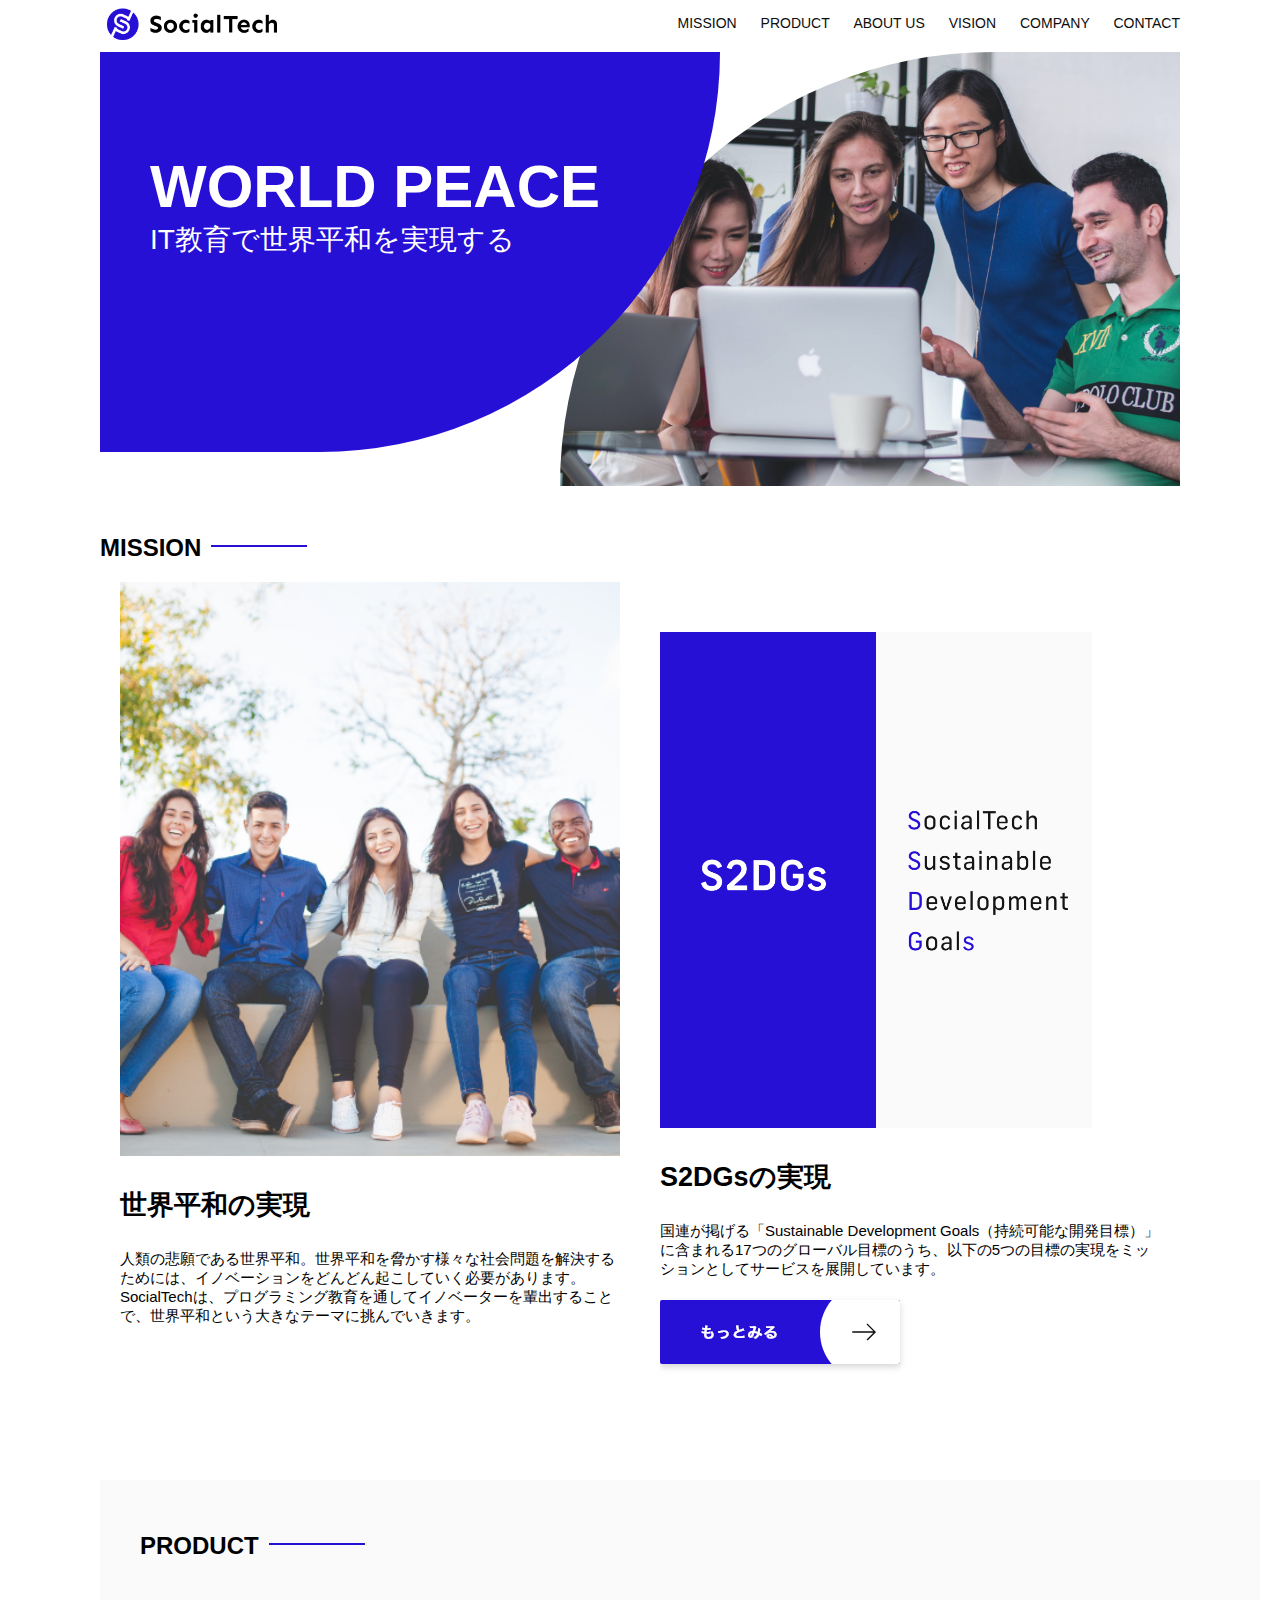
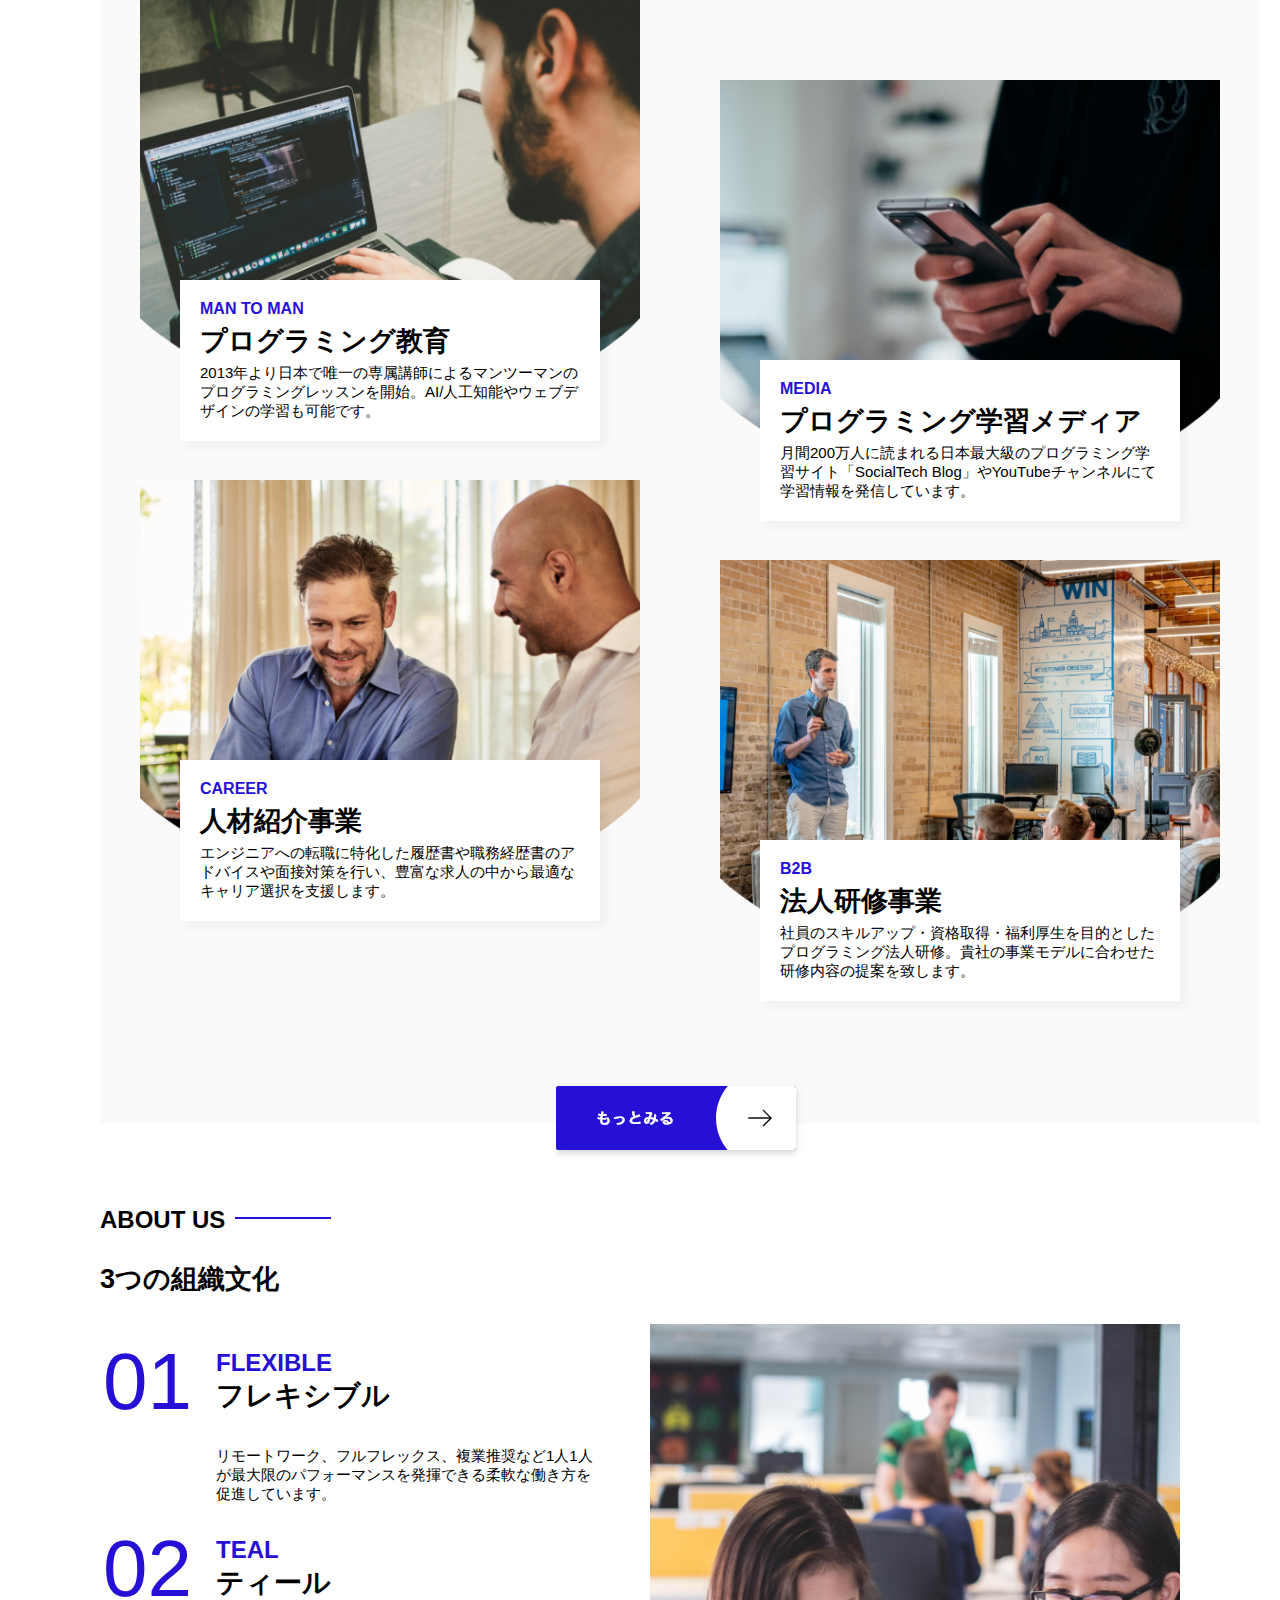
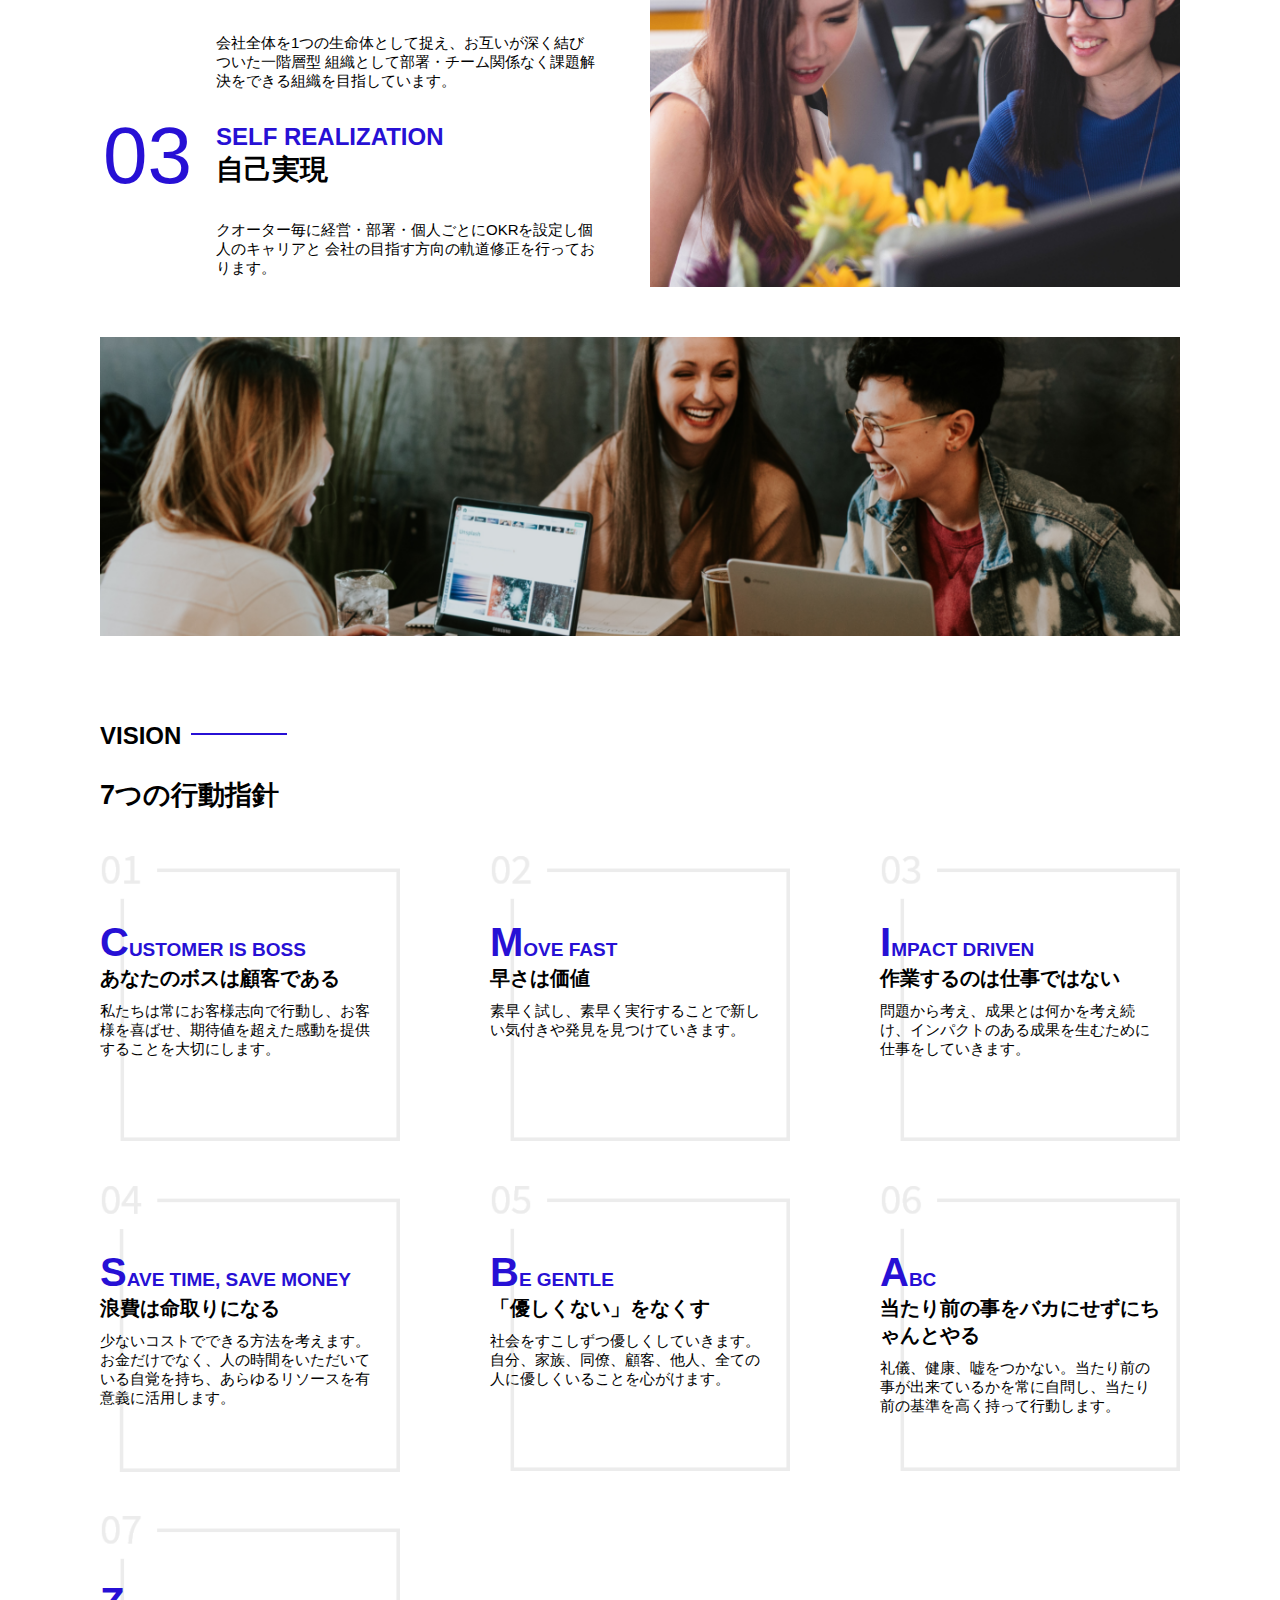
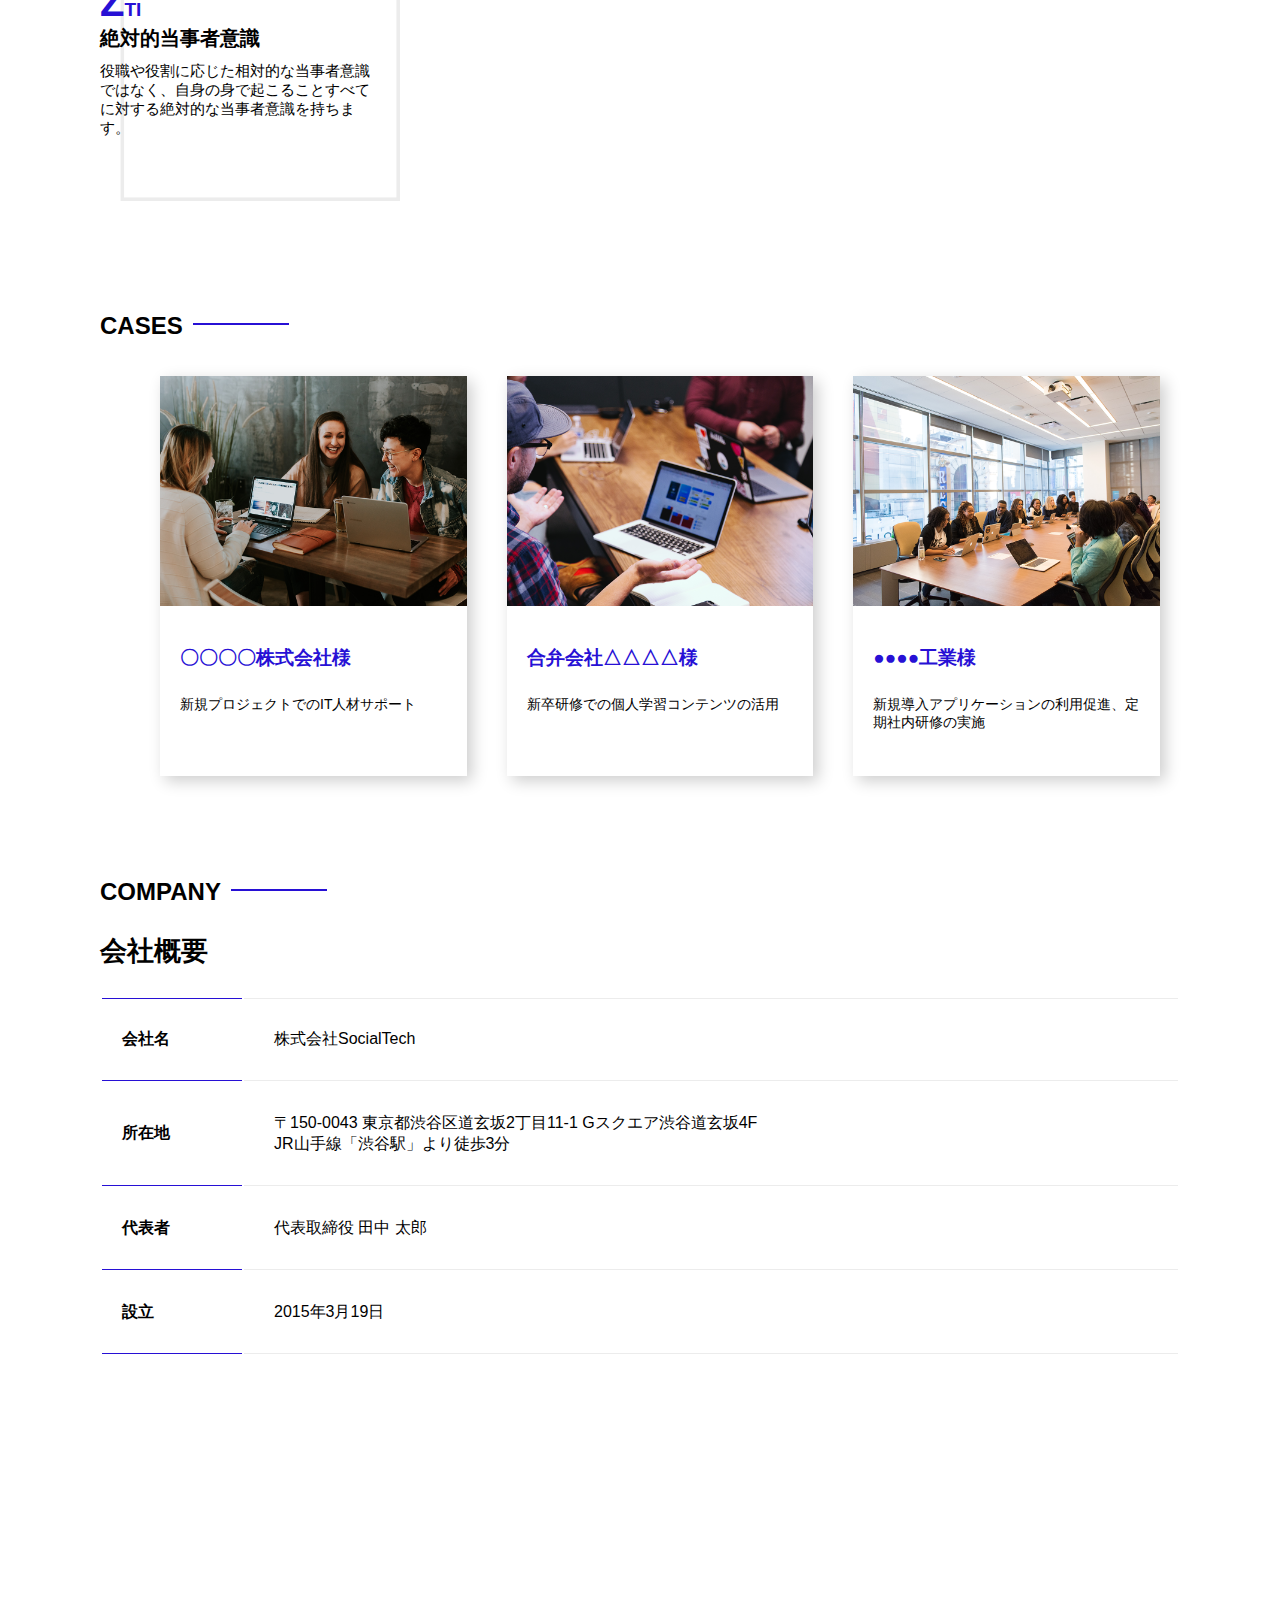
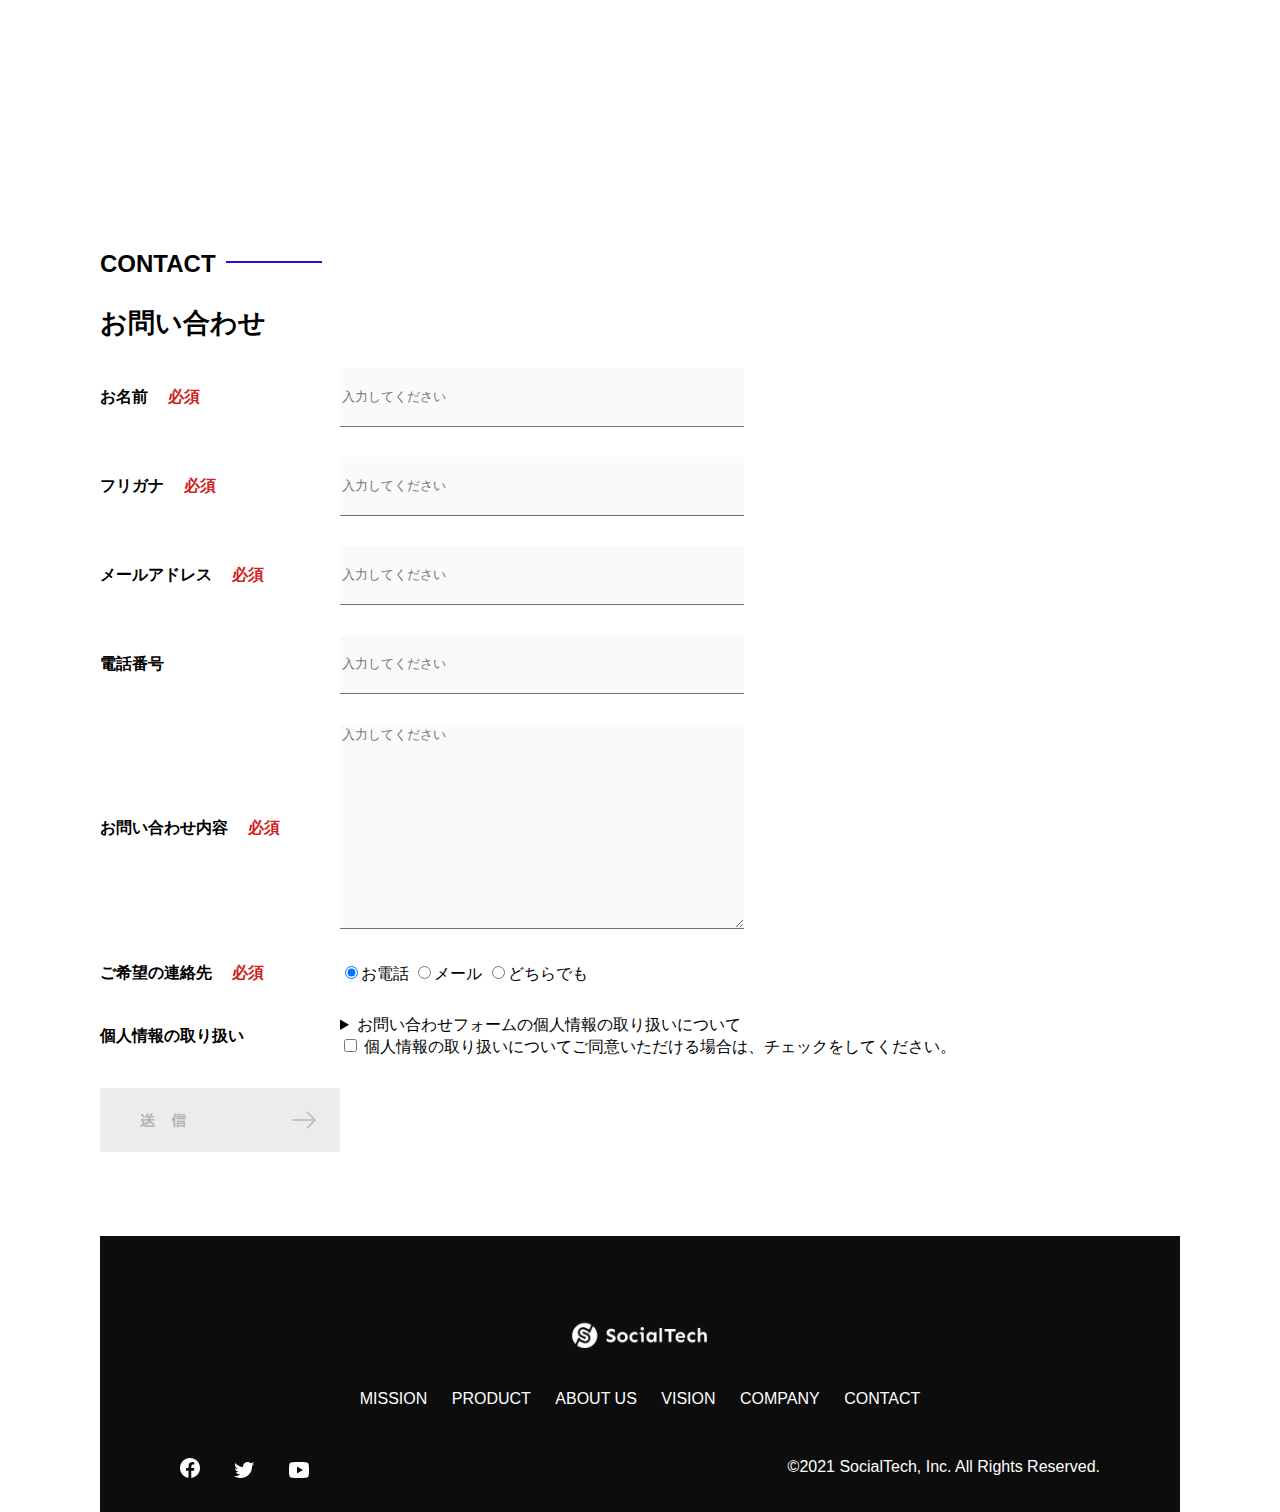
<file: kadai_012/index.html>
<!DOCTYPE html>
<html>
  <head>
    <title>SocialTech</title>
    <meta charset="UTF-8" />
    <meta
      name="description"
      content="SocialTechはEdTech業界のリーディングカンパニーを目指します。"
    />
    <meta name="viewport" content="width=device-width, initial-scale=1.0" />
    <link rel="stylesheet" href="style.css" />
  </head>
  <body>
    <!-- ヘッダー -->
    <header>
      <!-- ロゴ -->
      <a href="index.html" id="logo"
        ><img src="images/logo.png" alt="トップページに戻る"
      /></a>

      <!-- PC用ナビゲーション -->
      <nav id="nav-pc">
        <a href="mission.html">MISSION</a>
        <a href="product.html">PRODUCT</a>
        <a href="index.html#aboutus">ABOUT US</a>
        <a href="index.html#vision">VISION</a>
        <a href="index.html#company">COMPANY</a>
        <a href="index.html#contact">CONTACT</a>
      </nav>
    </header>
    <main>
      <article>
        <!-- メインビジュアル -->
        <section id="main-visual">
          <div id="main-message">
            <h1>WORLD PEACE</h1>
            <p>IT教育で世界平和を実現する</p>
          </div>
          <img
            src="images/index/index-main.png"
            alt="PCの周りに集まる多国籍の仲間たち"
          />
        </section>
        <!--ミッション-->
        <section id="mission">
          <h2 class="index-h2">MISSION</h2>
          <div id="mission-flex">
            <div>
              <img
                id="mission-photo"
                src="images/index/index-mission.png"
                alt="屋外のベンチで写真を撮影する多国籍の仲間たち"
              />
              <h3>世界平和の実現</h3>
              <p>
                人類の悲願である世界平和。世界平和を脅かす様々な社会問題を解決するためには、イノベーションをどんどん起こしていく必要があります。SocialTechは、プログラミング教育を通してイノベーターを輩出することで、世界平和という大きなテーマに挑んでいきます。
              </p>
            </div>
            <div>
              <img id="s2dgs" src="images/index/s2dgs.png" alt="S2DGs" />
              <h3>S2DGsの実現</h3>
              <p>
                国連が掲げる「Sustainable Development
                Goals（持続可能な開発目標）」に含まれる17つのグローバル目標のうち、以下の5つの目標の実現をミッションとしてサービスを展開しています。
              </p>
              <a href="mission.html">
                <img src="images/button-more.png" alt="もっとみる" />
              </a>
            </div>
          </div>
        </section>
        <!-- プロダクト -->
        <section id="product">
          <h2 class="index-h2">PRODUCT</h2>
          <div>
            <div id="product-left">
              <div>
                <img
                  class="product-photo"
                  src="images/index/index-mantoman.png"
                  alt="PCでコードを書く男性"
                />
                <div class="product-explain">
                  <span>MAN TO MAN</span>
                  <h3>プログラミング教育</h3>
                  <p>
                    2013年より日本で唯一の専属講師によるマンツーマンのプログラミングレッスンを開始。AI/人工知能やウェブデザインの学習も可能です。
                  </p>
                </div>
              </div>
              <div>
                <img
                  class="product-photo"
                  src="images/index/index-career.png"
                  alt="笑顔で話し合う2人の男性"
                />
                <div class="product-explain">
                  <span>CAREER</span>
                  <h3>人材紹介事業</h3>
                  <p>
                    エンジニアへの転職に特化した履歴書や職務経歴書のアドバイスや面接対策を行い、豊富な求人の中から最適なキャリア選択を支援します。
                  </p>
                </div>
              </div>
            </div>
            <div id="product-right">
              <div>
                <img
                  class="product-photo"
                  src="images/index/index-media.png"
                  alt="スマートフォンを操作する人"
                />
                <div class="product-explain">
                  <span>MEDIA</span>
                  <h3>プログラミング学習メディア</h3>
                  <p>
                    月間200万人に読まれる日本最大級のプログラミング学習サイト「SocialTech
                    Blog」やYouTubeチャンネルにて学習情報を発信しています。
                  </p>
                </div>
              </div>
              <div>
                <img
                  class="product-photo"
                  src="images/index/index-b2b.png"
                  alt="講演中の男性とそれを聴く人々"
                />
                <div class="product-explain">
                  <span>B2B</span>
                  <h3>法人研修事業</h3>
                  <p>
                    社員のスキルアップ・資格取得・福利厚生を目的としたプログラミング法人研修。貴社の事業モデルに合わせた研修内容の提案を致します。
                  </p>
                </div>
              </div>
            </div>
          </div>
          <div>
            <a id="product-more" href="product.html">
              <img src="images/button-more.png" alt="もっとみる" />
            </a>
          </div>
        </section>
        <!---ABOUT US-->
        <section id="aboutus">
          <h2 class="index-h2">ABOUT US</h2>
          <h3>3つの組織文化</h3>
          <div>
            <table class="culture-table">
              <tr>
                <td>
                  <span class="culture-num">01</span>
                </td>
                <td>
                  <span class="culture-en">FLEXIBLE</span>
                  <span class="culture-jp">フレキシブル</span>
                </td>
              </tr>
              <tr>
                <td>
                  <!--空のセル-->
                </td>
                <td>
                  <p class="culture-description">
                    リモートワーク、フルフレックス、複業推奨など1人1人が最大限のパフォーマンスを発揮できる柔軟な働き方を促進しています。
                  </p>
                </td>
              </tr>
              <tr>
                <td>
                  <span class="culture-num">02</span>
                </td>
                <td>
                  <span class="culture-en">TEAL</span>
                  <span class="culture-jp">ティール</span>
                </td>
              </tr>
              <tr>
                <td>
                  <!--空のセル-->
                </td>
                <td>
                  <p class="culture-description">
                    会社全体を1つの生命体として捉え、お互いが深く結びついた一階層型
                    組織として部署・チーム関係なく課題解決をできる組織を目指しています。
                  </p>
                </td>
              </tr>
              <tr>
                <td>
                  <span class="culture-num">03</span>
                </td>
                <td>
                  <span class="culture-en">SELF REALIZATION</span>
                  <span class="culture-jp">自己実現</span>
                </td>
              </tr>
              <tr>
                <td>
                  <!--空のセル-->
                </td>
                <td>
                  <p class="culture-description">
                    クオーター毎に経営・部署・個人ごとにOKRを設定し個人のキャリアと
                    会社の目指す方向の軌道修正を行っております。
                  </p>
                </td>
              </tr>
            </table>
            <img
              class="culture-img"
              src="images/index/index-aboutus1.png"
              alt="笑顔で話し合う2人の女性"
            />
          </div>
          <img
            class="culture-img2"
            src="images/index/index-aboutus2.png"
            alt="笑顔で話し合う3人の男女"
          />
        </section>
        <!-- VISION -->
        <section id="vision">
          <h2 class="index-h2">VISION</h2>
          <h3>7つの行動指針</h3>
          <div>
            <div class="vision-box">
              <img src="images/index/vision-01.png" alt="01" />
              <span>
                <h4>CUSTOMER IS BOSS</h4>
                <h5>あなたのボスは顧客である</h5>
                <p>
                  私たちは常にお客様志向で行動し、お客様を喜ばせ、期待値を超えた感動を提供することを大切にします。
                </p>
              </span>
            </div>
            <div class="vision-box">
              <img src="images/index/vision-02.png" alt="02" />
              <span>
                <h4>MOVE FAST</h4>
                <h5>早さは価値</h5>
                <p>
                  素早く試し、素早く実行することで新しい気付きや発見を見つけていきます。
                </p>
              </span>
            </div>
            <div class="vision-box">
              <img src="images/index/vision-03.png" alt="03" />
              <span>
                <h4>IMPACT DRIVEN</h4>
                <h5>作業するのは仕事ではない</h5>
                <p>
                  問題から考え、成果とは何かを考え続け、インパクトのある成果を生むために仕事をしていきます。
                </p>
              </span>
            </div>
            <div class="vision-box">
              <img src="images/index/vision-04.png" alt="04" />
              <span>
                <h4>SAVE TIME, SAVE MONEY</h4>
                <h5>浪費は命取りになる</h5>
                <p>
                  少ないコストでできる方法を考えます。お金だけでなく、人の時間をいただいている自覚を持ち、あらゆるリソースを有意義に活用します。
                </p>
              </span>
            </div>
            <div class="vision-box">
              <img src="images/index/vision-05.png" alt="05" />
              <span>
                <h4>BE GENTLE</h4>
                <h5>「優しくない」をなくす</h5>
                <p>
                  社会をすこしずつ優しくしていきます。自分、家族、同僚、顧客、他人、全ての人に優しくいることを心がけます。
                </p>
              </span>
            </div>
            <div class="vision-box">
              <img src="images/index/vision-06.png" alt="06" />
              <span>
                <h4>ABC</h4>
                <h5>当たり前の事をバカにせずにちゃんとやる</h5>
                <p>
                  礼儀、健康、嘘をつかない。当たり前の事が出来ているかを常に自問し、当たり前の基準を高く持って行動します。
                </p>
              </span>
            </div>
            <div class="vision-box">
              <img src="images/index/vision-07.png" alt="07" />
              <span>
                <h4>ZTI</h4>
                <h5>絶対的当事者意識</h5>
                <p>
                  役職や役割に応じた相対的な当事者意識ではなく、自身の身で起こることすべてに対する絶対的な当事者意識を持ちます。
                </p>
              </span>
            </div>
          </div>
        </section>
        <!-- CASES -->
        <section id="cases">
          <h2 class="index-h2">CASES</h2>
          <ul>
            <li class="case-card">
              <img
                class="case-img"
                src="images/index/case-1.png"
                alt="仲良く語り合う3人"
              />
              <div class="case-info">
                <h4 class="case-name">〇〇〇〇株式会社様</h4>
                <p class="case-content">新規プロジェクトでのIT人材サポート</p>
              </div>
            </li>
            <li class="case-card">
              <img
                class="case-img"
                src="images/index/case-2.png"
                alt="PCでコンテンツを見る"
              />
              <div class="case-info">
                <h4 class="case-name">合弁会社△△△△様</h4>
                <p class="case-content">新卒研修での個人学習コンテンツの活用</p>
              </div>
            </li>
            <li class="case-card">
              <img
                class="case-img"
                src="images/index/case-3.png"
                alt="社内研修中の会議室"
              />
              <div class="case-info">
                <h4 class="case-name">●●●●工業様</h4>
                <p class="case-content">
                  新規導入アプリケーションの利用促進、定期社内研修の実施
                </p>
              </div>
            </li>
          </ul>
        </section>
        <!-- COMPANY -->
        <section id="company">
          <h2 class="index-h2">COMPANY</h2>
          <h3>会社概要</h3>
          <table id="company-table">
            <tr>
              <th class="tableheader-first">会社名</th>
              <td class="cell-first">株式会社SocialTech</td>
            </tr>
            <tr>
              <th class="tableheader">所在地</th>
              <td class="cell">
                〒150-0043 東京都渋谷区道玄坂2丁目11-1 Gスクエア渋谷道玄坂4F<br />JR山手線「渋谷駅」より徒歩3分
              </td>
            </tr>
            <tr>
              <th class="tableheader">代表者</th>
              <td class="cell">代表取締役 田中 太郎</td>
            </tr>
            <tr>
              <th class="tableheader">設立</th>
              <td class="cell">2015年3月19日</td>
            </tr>
          </table>
          <iframe
            src="https://www.google.com/maps/embed?pb=!1m18!1m12!1m3!1d3241.7759544892483!2d139.69399665123464!3d35.65789123876098!2m3!1f0!2f0!3f0!3m2!1i1024!2i768!4f13.1!3m3!1m2!1s0x60188caa0042e8d1%3A0xba130bea826a7aa2!2z44CSMTUwLTAwNDMg5p2x5Lqs6YO95riL6LC35Yy66YGT546E5Z2C77yS5LiB55uu77yR77yR4oiS77yR!5e0!3m2!1sja!2sjp!4v1636872991912!5m2!1sja!2sjp"
            style="border: 0"
            allowfullscreen=""
            loading="lazy"
          >
          </iframe>
        </section>
        <!-- お問い合わせフォーム -->
        <section id="contact">
          <h2 class="index-h2">CONTACT</h2>
          <h3>お問い合わせ</h3>
          <form>
            <div>
              <div class="contact-heading">
                <label class="contact-label"
                  >お名前<span class="contact-span">必須</span></label
                >
              </div>
              <div class="contact-form">
                <input
                  type="text"
                  name="name"
                  placeholder="入力してください"
                  class="contact-textbox"
                />
              </div>
            </div>
            <div>
              <div class="contact-heading">
                <label class="contact-label"
                  >フリガナ<span class="contact-span">必須</span></label
                >
              </div>
              <div>
                <input
                  type="text"
                  name="hurigana"
                  placeholder="入力してください"
                  class="contact-textbox"
                />
              </div>
            </div>
            <div>
              <div class="contact-heading">
                <label class="contact-label"
                  >メールアドレス<span class="contact-span">必須</span></label
                >
              </div>
              <div>
                <input
                  type="text"
                  name="email"
                  placeholder="入力してください"
                  class="contact-textbox"
                />
              </div>
            </div>
            <div>
              <div class="contact-heading">
                <label class="contact-label">電話番号</label>
              </div>
              <div>
                <input
                  type="text"
                  name="tel"
                  placeholder="入力してください"
                  class="contact-textbox"
                />
              </div>
            </div>
            <div>
              <div class="contact-heading">
                <label class="contact-label"
                  >お問い合わせ内容<span class="contact-span">必須</span></label
                >
              </div>
              <div>
                <textarea
                  class="contact-textarea"
                  placeholder="入力してください"
                  name="message"
                ></textarea>
              </div>
            </div>
            <div>
              <div class="contact-heading">
                <label class="contact-label"
                  >ご希望の連絡先<span class="contact-span">必須</span></label
                >
              </div>
              <div>
                <input
                  class="radiobutton"
                  type="radio"
                  value="tel"
                  name="contact"
                  checked
                /><label>お電話</label>
                <input
                  class="radiobutton"
                  type="radio"
                  value="mail"
                  name="contact"
                /><label>メール</label>
                <input
                  class="radiobutton"
                  type="radio"
                  value="both"
                  name="contact"
                /><label>どちらでも</label>
              </div>
            </div>
            <div>
              <div class="contact-heading">
                <label class="contact-label">個人情報の取り扱い</label>
              </div>
              <div>
                <details>
                  <summary>
                    お問い合わせフォームの個人情報の取り扱いについて
                  </summary>
                  <div>
                    <span>１．組織の名称又は氏名</span><br />
                    株式会社SocialTech<br /><br />
                    <span
                      >２．個人情報保護管理者（若しくはその代理人）の氏名又は職名、所属及び連絡先
                      鈴木 一郎 コーポレート部</span
                    ><br />
                    メールアドレス：support@socialtech.net<br />
                    TEL：03-xxxx-xxxx<br />
                    <span>３．個人情報の利用目的</span><br />
                    ・本サービス及び本サービスに関連する情報の提供又はそれらに関する連絡のため<br />
                    ・ユーザーの本人確認のため<br />
                    ・当社サービスのご案内のため<br />
                    ・当社の商品等の広告または宣伝（電子メールによるものを含むものとします。）<br /><br />
                    <span>４．個人情報の取り扱い業務の委託</span><br />
                    個人情報の取扱業務の全部または一部を外部に業務委託する場合があります。<br />
                    その際、弊社は、個人情報を適切に保護できる管理体制を敷き実行していることを条件として<br />
                    委託先を厳選したうえで、機密保持契約を委託先と締結し、お客様の個人情報を厳密に管理させます。<br /><br />
                    <span>５．個人情報の開示等の請求</span><br />
                    お客様は、弊社に対してご自身の個人情報の開示等（利用目的の通知、開示、内容の訂正・追加・削除、利用の停止または消去、第三者への提供の停止）に関して、当社問合わせ窓口に申し出ることができます。<br />
                    その際、弊社はお客様ご本人を確認させていただいたうえで、合理的な期間内に対応いたします。<br /><br />
                    なお、個人情報に関する弊社問合わせ先は、次の通りです。<br /><br />
                    株式会社SocialTech　個人情報問合せ窓口<br />
                    〒150-0043　東京都渋谷区道玄坂2丁目11-1 Ｇスクエア渋谷道玄坂
                    4F<br />
                    メールアドレス：support@socialtech.net　TEL：03-xxxx-xxxx<br /><br />
                    <span>６．個人情報を提供されることの任意性について</span
                    ><br /><br />
                    お客様がご自身の個人情報を弊社に提供されるか否かは、お客様のご判断によりますが、もしご提供されない場合には、適切なサービスが提供できない場合がありますので予めご了承ください。
                  </div>
                </details>
                <input type="checkbox" name="agree" />
                <span
                  >個人情報の取り扱いについてご同意いただける場合は、チェックをしてください。</span
                >
              </div>
            </div>
            <input
              type="image"
              value="Submit"
              src="images/button-submit.png"
              alt="送信する"
            />
          </form>
        </section>
      </article>
      <footer>
        <div id="footer-logo">
          <img src="images/logo-sp.png" alt="SocialTech" />
        </div>
        <div id="footer-link">
          <a href="mission.html">MISSION</a>
          <a href="product.html">PRODUCT</a>
          <a href="index.html#aboutus">ABOUT US</a>
          <a href="index.html#vision">VISION</a>
          <a href="index.html#company">COMPANY</a>
          <a href="index.html#contact">CONTACT</a>
        </div>
        <div id="sns-footer">
          <a href="https://www.facebook.com/sejuku2013"
            ><img src="images/button-facebook.png" alt="Facebookのリンク"
          /></a>
          <a href="https://twitter.com/samuraijuku"
            ><img src="images/button-twitter.png" alt="Twitterのリンク"
          /></a>
          <a href="https://www.youtube.com/channel/UCCFOQO5aDK0xXam4cUQXT8g"
            ><img src="images/button-youtube.png" alt="YouTubeのリンク"
          /></a>
          <span id="copyright"
            >&copy;2021 SocialTech, Inc. All Rights Reserved.
          </span>
        </div>
      </footer>
    </main>
  </body>
</html>
</file>
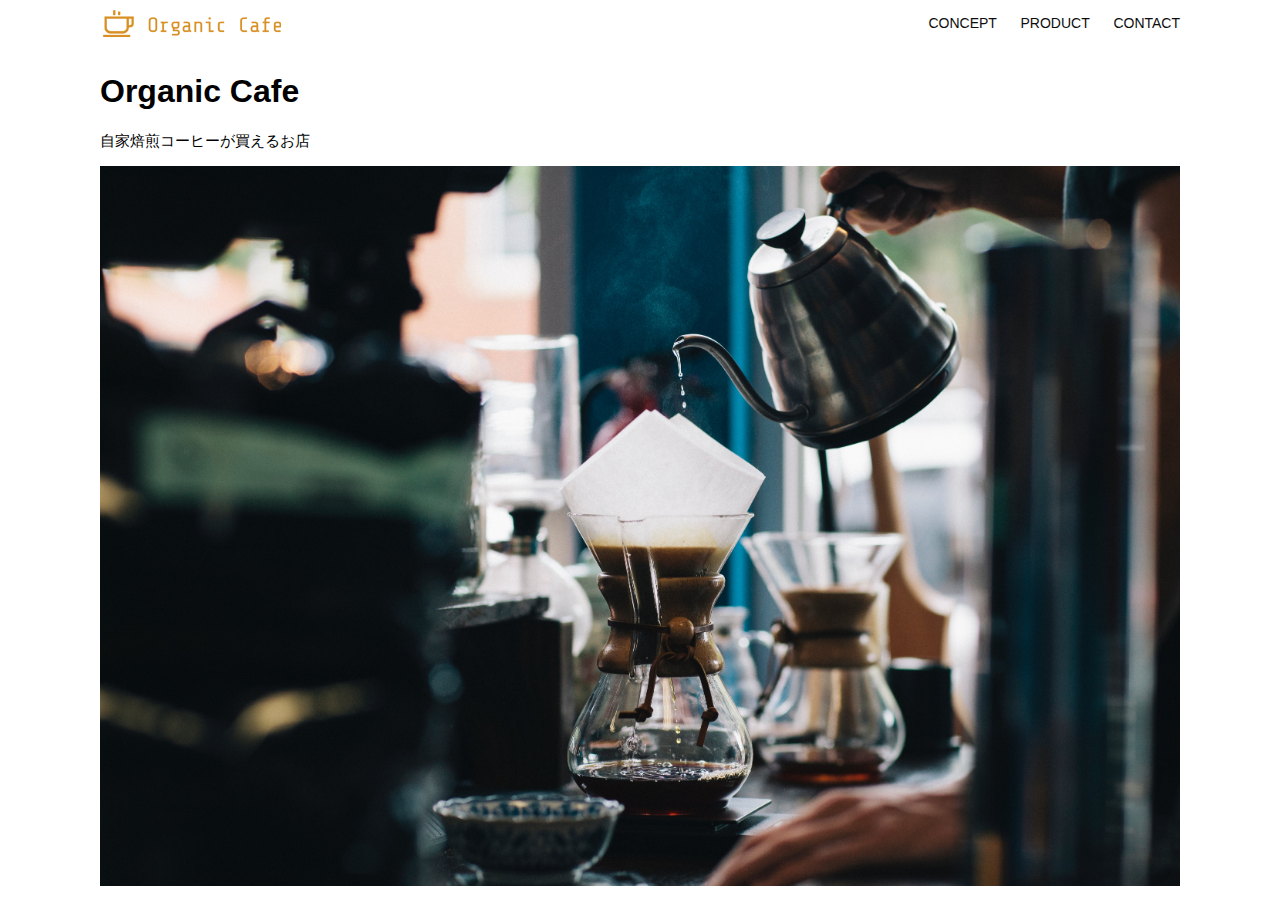
<file: kadai_013/index.html>
<!DOCTYPE html>
<html>
  <head>
    <title>Organic Cafe</title>
    <meta charset="UTF-8" />
    <meta
      name="description"
      content="自家焙煎のコーヒーがお家で楽しめるOrganic Cafe"
    />
    <meta name="viewport" content="width=device-width, initial-scale=1.0" />
    <link rel="stylesheet" href="style.css" />
  </head>
  <body>
    <!-- ヘッダー -->
    <header>
      <!-- ロゴ -->
      <a href="index.html" id="logo"
        ><img src="images/logo.png" alt="トップページに戻る"
      /></a>

      <!-- PC用ナビゲーション -->
      <nav id="nav-pc">
        <a href="index.html#concept">CONCEPT</a>
        <a href="index.html#product">PRODUCT</a>
        <a href="index.html#contact">CONTACT</a>
      </nav>

      <!-- スマホ用メニュー -->
      <img
        src="images/button-menu.png"
        alt="ナビゲーションを開く"
        id="menu-sp"
        onclick="document.getElementById('nav-sp').style.display = 'block'"
      />
      <!-- スマホ用ナビゲーション -->
      <nav id="nav-sp">
        <img
          src="images/button-close.png"
          alt="ナビゲーションを閉じる"
          id="close"
          onclick="document.getElementById('nav-sp').style.display = 'none'"
        />
        <a
          href="index.html"
          id="logo-sp"
          onclick="document.getElementById('nav-sp').style.display = 'none'"
          ><img src="images/logo-sp.png" alt="トップページに戻る"
        /></a>
        <a
          href="index.html#concept"
          class="menu"
          onclick="document.getElementById('nav-sp').style.display = 'none'"
          >CONCEPT</a
        >
        <a
          href="index.html#product"
          class="menu"
          onclick="document.getElementById('nav-sp').style.display = 'none'"
          >PRODUCT</a
        >
        <a
          href="index.html#contact"
          class="menu"
          onclick="document.getElementById('nav-sp').style.display = 'none'"
          >CONTACT</a
        >
      </nav>
    </header>
    <main>
      <article>
        <!-- メインビジュアル -->
        <section id="main-visual">
          <div id="main-message">
            <h1>Organic Cafe</h1>
            <p>自家焙煎コーヒーが買えるお店</p>
          </div>
          <img
            src="images/main-image.jpg"
            alt="コーヒーをハンドドリップで淹れる画像"
          />
        </section>
      </article>
    </main>
  </body>
</html>
</file>
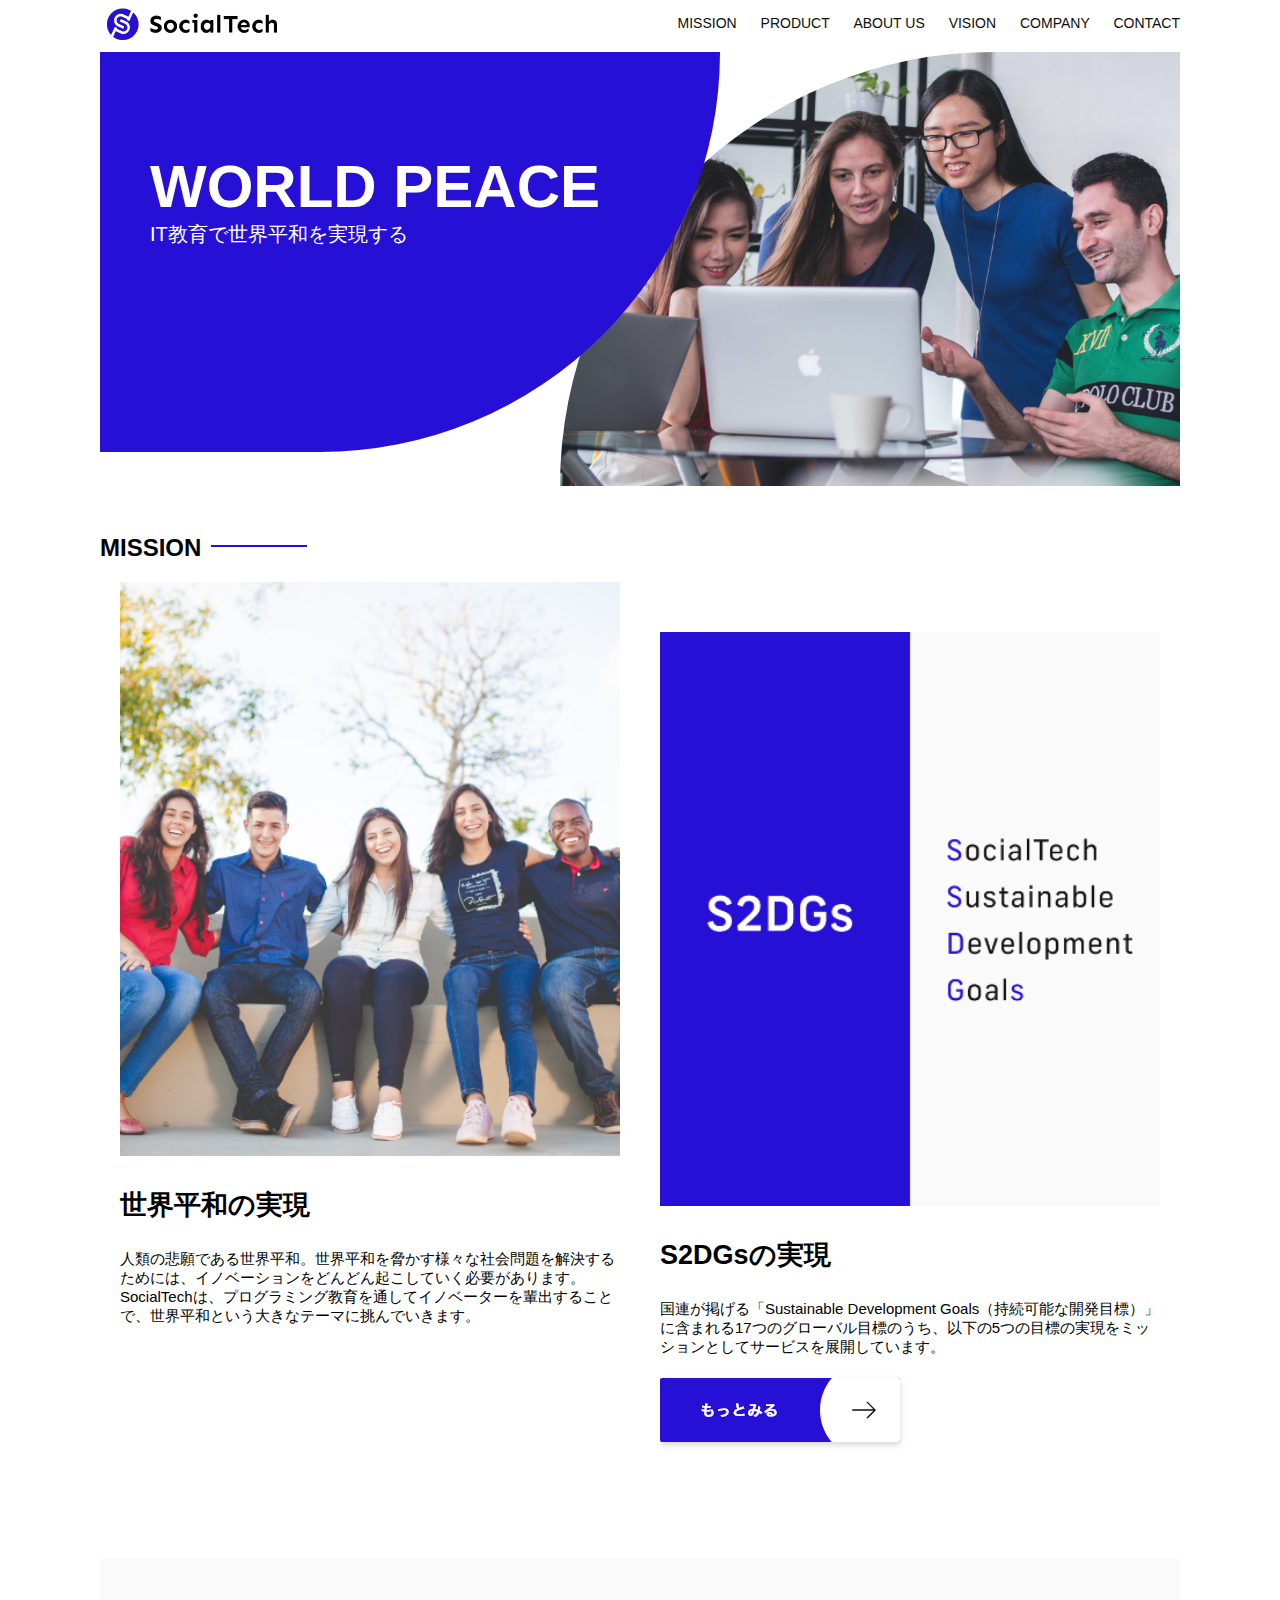
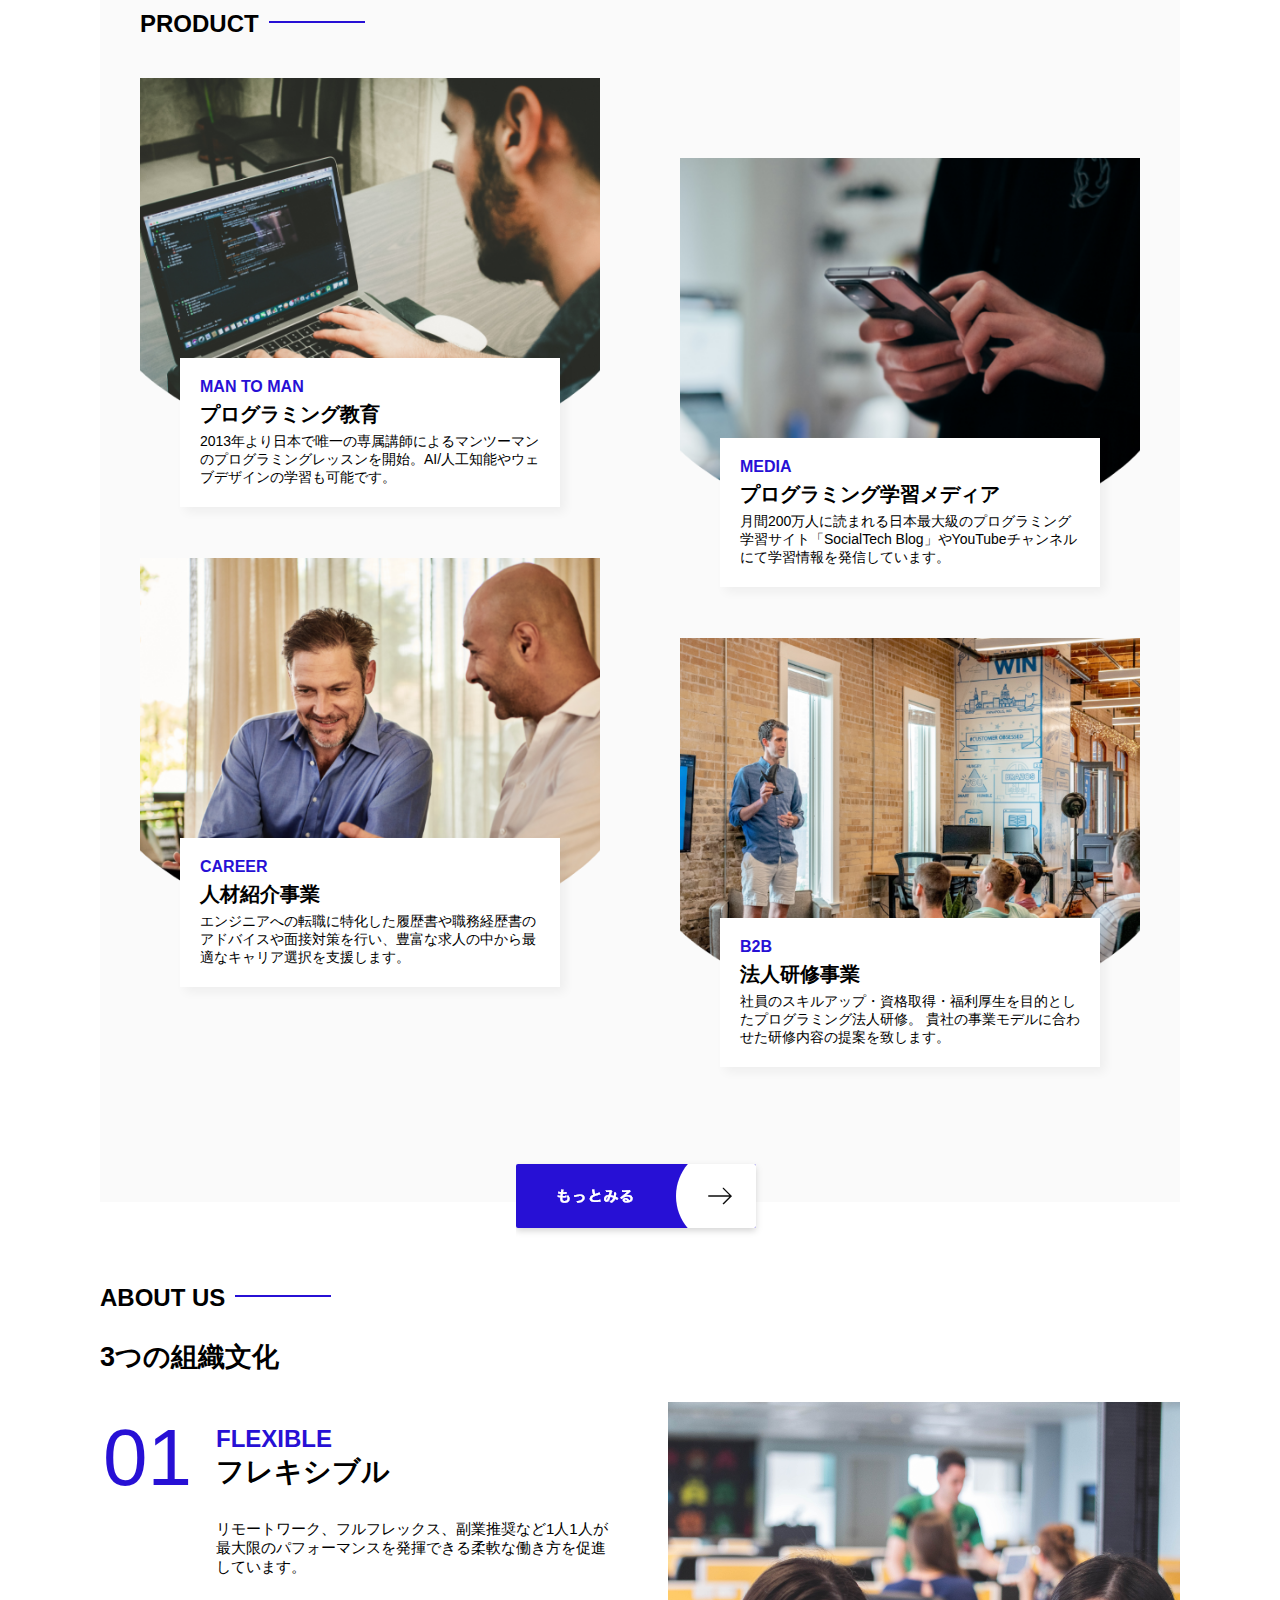
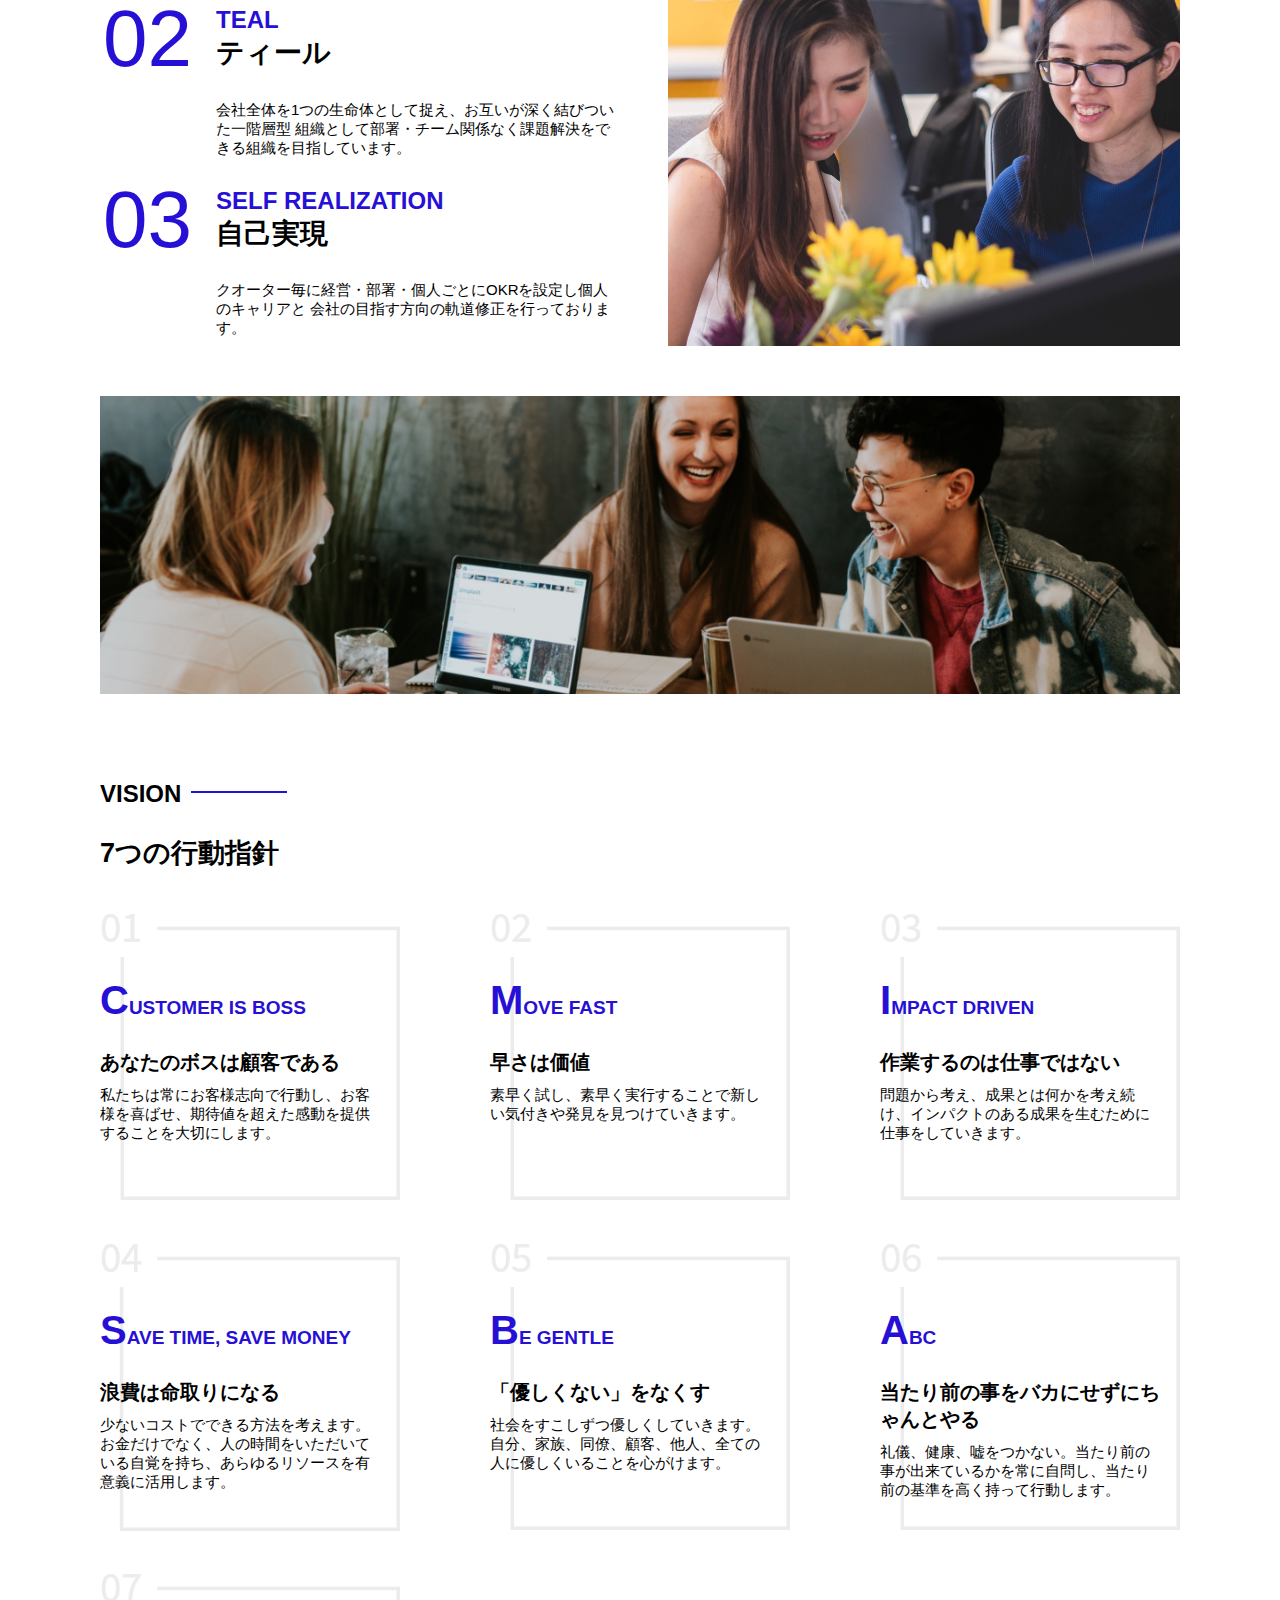
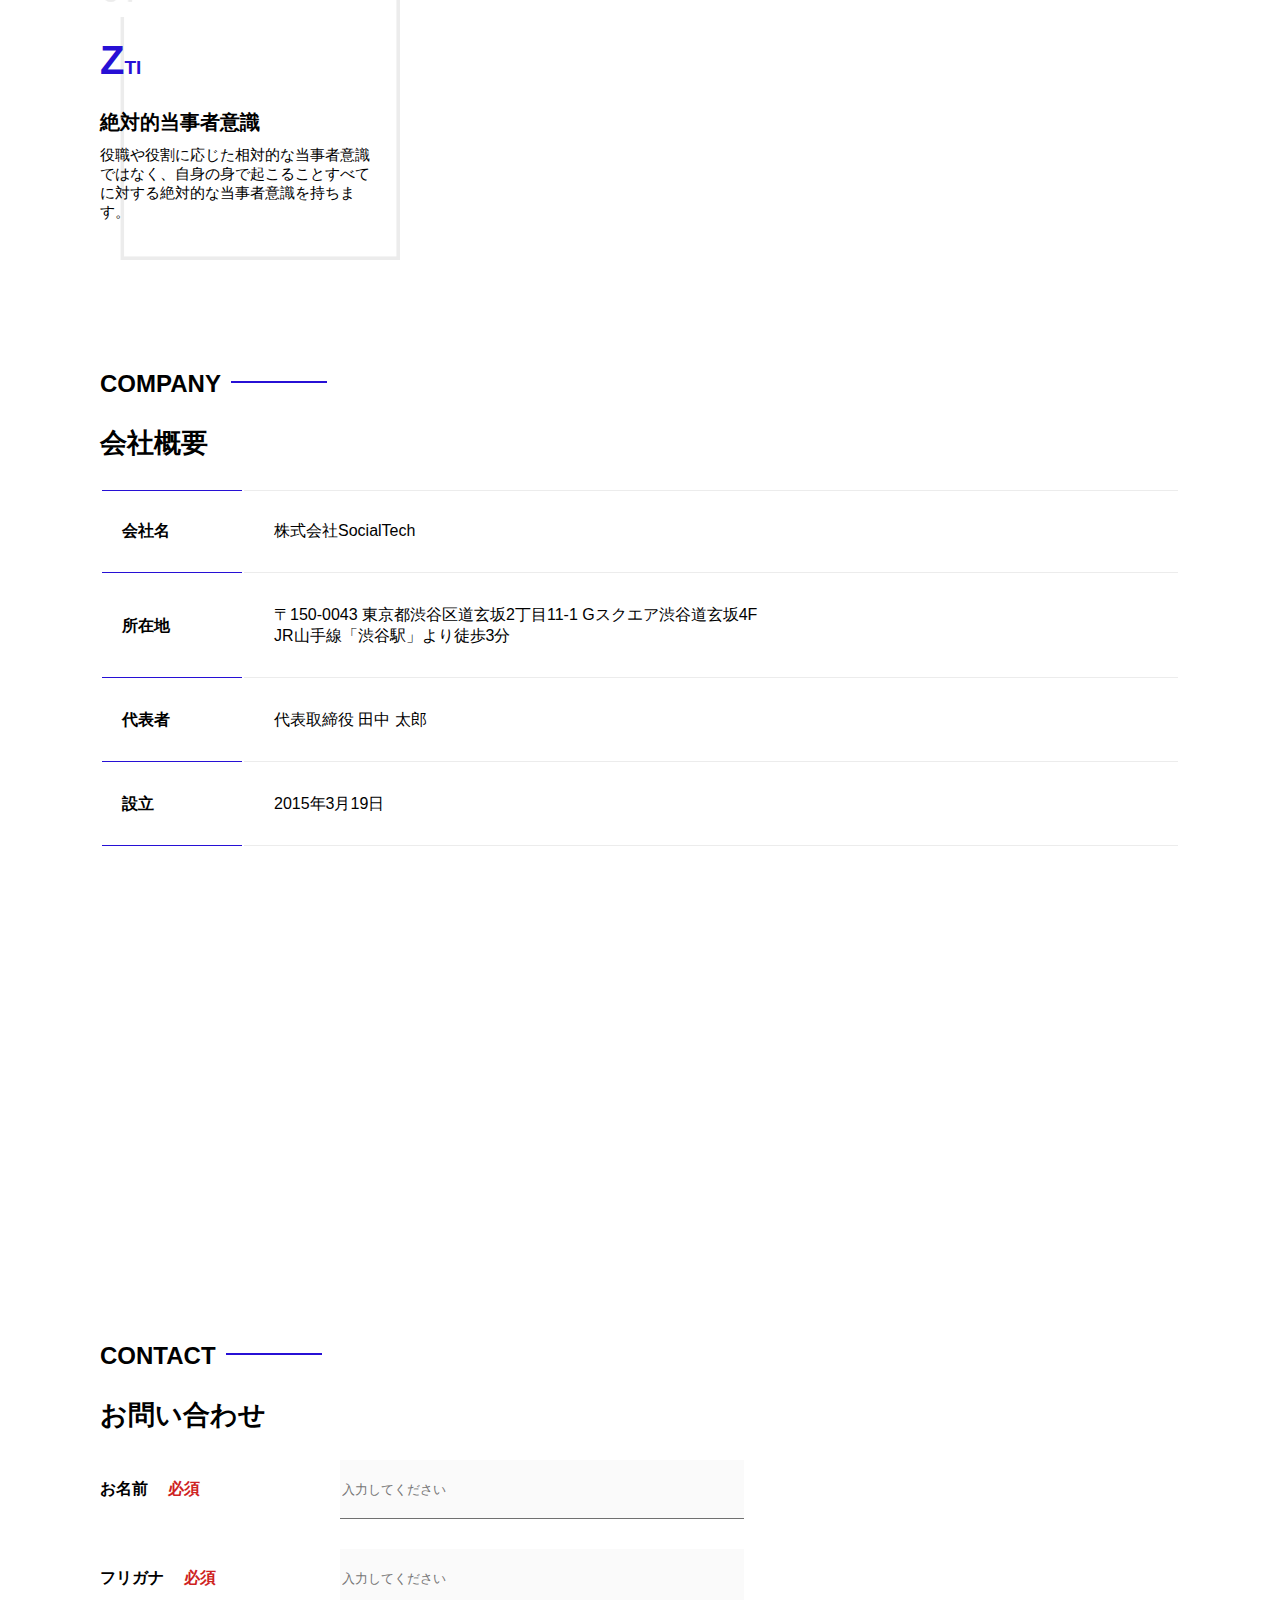
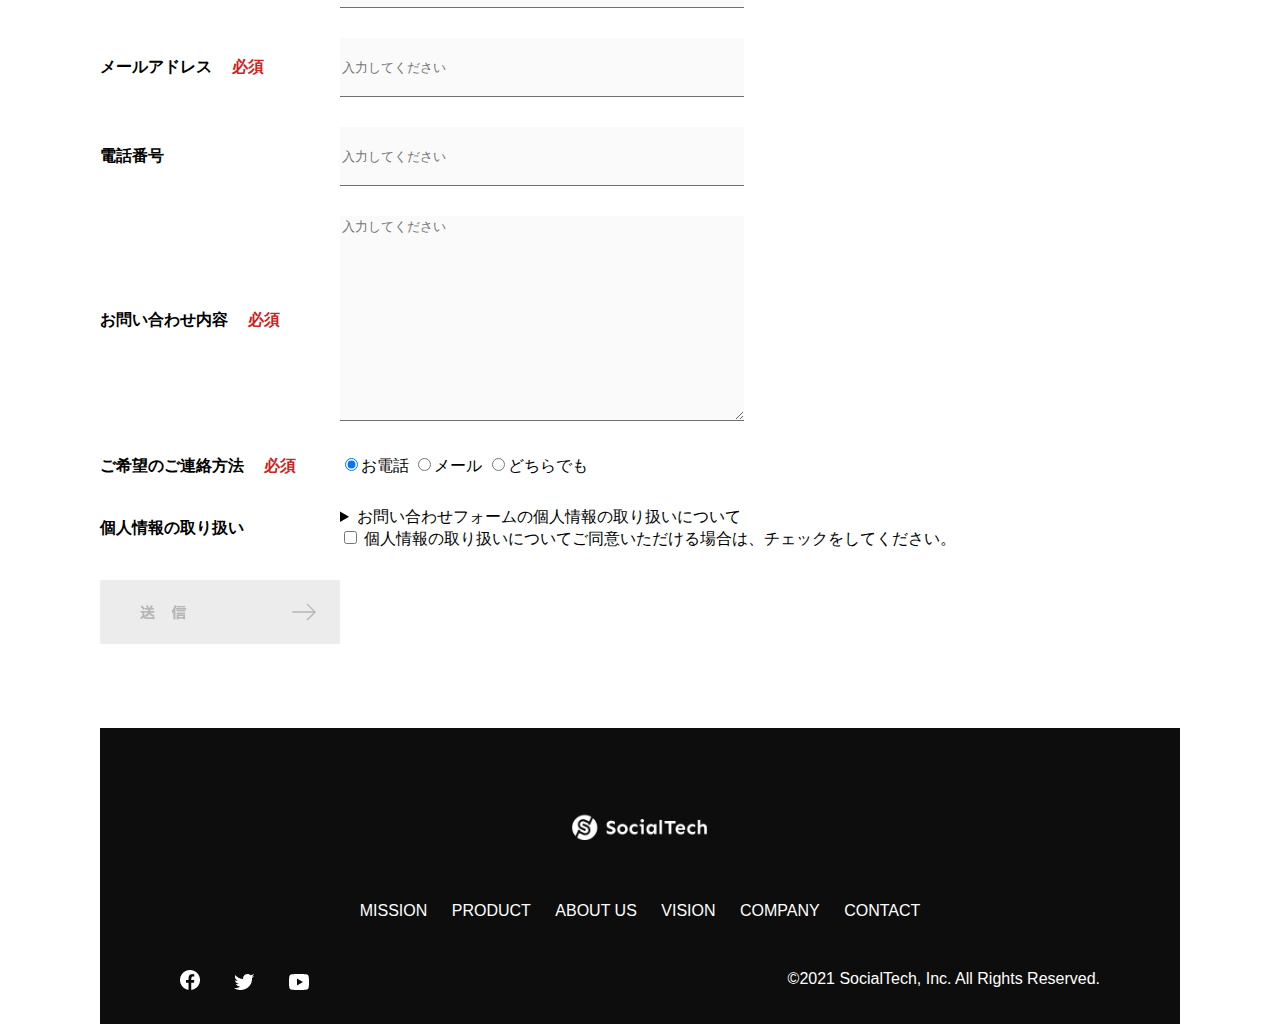
<file: kadai_tutorial_output/index.html>
<!DOCTYPE html>
<html>
  <head>
    <title>SocialTech</title>
    <meta charset="UTF-8" />
    <meta
      name="description"
      content="SocialTechはEdTech業界のリーディングカンパニーを目指します。"
    />
    <meta name="viewport" content="width=device-width, initial-scale=1.0" />
    <link rel="stylesheet" href="style.css" />
  </head>
  <body>
    <header>
      <a href="index.html" id="logo"
        ><img src="images/logo.png" alt="トップページに戻る"
      /></a>

      <!-- PC用ナビゲーション -->
      <nav id="nav-pc">
        <a href="mission.html">MISSION</a>
        <a href="product.html">PRODUCT</a>
        <a href="index.html#aboutus">ABOUT US</a>
        <a href="index.html#vision">VISION</a>
        <a href="index.html#company">COMPANY</a>
        <a href="index.html#contact">CONTACT</a>
      </nav>
      <!-- スマホ用メニューボタン -->
      <img
        id="menu-sp"
        src="images/button-menu.png"
        alt="ナビゲーションを開く"
        onclick="document.getElementById('nav-sp').style.display = 'block'"
      />
      <!-- スマホ用ナビゲーション -->
      <nav id="nav-sp">
        <img
          id="close"
          src="images/button-close.png"
          alt="ナビゲーションを閉じる"
          onclick="document.getElementById('nav-sp').style.display = 'none'"
        />
        <a
          id="logo-sp"
          href="index.html"
          onclick="document.getElementById('nav-sp').style.display = 'none'"
          ><img src="images/logo-sp.png" alt="トップページに戻る"
        /></a>
        <a
          href="mission.html"
          class="menu"
          onclick="document.getElementById('nav-sp').style.display = 'none'"
          >MISSION</a
        >
        <a
          href="product.html"
          class="menu"
          onclick="document.getElementById('nav-sp').style.display = 'none'"
          >PRODUCT</a
        >
        <a
          href="index.html#aboutus"
          class="menu"
          onclick="document.getElementById('nav-sp').style.display = 'none'"
          >ABOUT US</a
        >
        <a
          href="index.html#vision"
          class="menu"
          onclick="document.getElementById('nav-sp').style.display = 'none'"
          >VISION</a
        >
        <a
          href="index.html#company"
          class="menu"
          onclick="document.getElementById('nav-sp').style.display = 'none'"
          >COMPANY</a
        >
        <a
          href="index.html#contact"
          class="menu"
          onclick="document.getElementById('nav-sp').style.display = 'none'"
          >CONTACT</a
        >
        <div id="sns">
          <a href="https://www.facebook.com/sejuku2013"
            ><img src="images/button-facebook.png" alt="Facebookのリンク"
          /></a>
          <a href="https://twitter.com/samuraijuku"
            ><img src="images/button-twitter.png" alt="Twitterのリンク"
          /></a>
          <a href="https://www.youtube.com/channel/UCCFOQO5aDK0xXam4cUQXT8g"
            ><img src="images/button-youtube.png" alt="YouTubeのリンク"
          /></a>
        </div>
      </nav>
    </header>
    <main>
      <article>
        <!-- メインビジュアル -->
        <section id="main-visual">
          <div id="main-message">
            <h1>WORLD PEACE</h1>
            <p>IT教育で世界平和を実現する</p>
          </div>
          <img
            src="images/index/index-main.png"
            alt="PCの周りに集まる多国籍の仲間たち"
          />
        </section>
        <!-- MISSION -->
        <section id="mission">
          <h2 class="index-h2">MISSION</h2>
          <div id="mission-flex">
            <div>
              <img
                id="mission-photo"
                src="images/index/index-mission.png"
                alt="屋外のベンチで写真を撮影する多国籍の仲間たち"
              />
              <h3>世界平和の実現</h3>
              <p>
                人類の悲願である世界平和。世界平和を脅かす様々な社会問題を解決するためには、イノベーションをどんどん起こしていく必要があります。SocialTechは、プログラミング教育を通してイノベーターを輩出することで、世界平和という大きなテーマに挑んでいきます。
              </p>
            </div>
            <div>
              <img id="s2dgs" src="images/index/s2dgs.png" alt="S2DGs" />
              <h3>S2DGsの実現</h3>
              <p>
                国連が掲げる「Sustainable Development
                Goals（持続可能な開発目標）」に含まれる17つのグローバル目標のうち、以下の5つの目標の実現をミッションとしてサービスを展開しています。
              </p>
              <a href="mission.html">
                <img src="images/button-more.png" alt="もっとみる" />
              </a>
            </div>
          </div>
        </section>
        <!-- PRODUCT -->
        <section id="product">
          <h2 class="index-h2">PRODUCT</h2>
          <div>
            <div id="product-left">
              <div>
                <img
                  class="product-photo"
                  src="images/index/index-mantoman.png"
                  alt="PCでコードを書く男性"
                />
                <div class="product-explain">
                  <span>MAN TO MAN</span>
                  <h3>プログラミング教育</h3>
                  <p>
                    2013年より日本で唯一の専属講師によるマンツーマンのプログラミングレッスンを開始。AI/人工知能やウェブデザインの学習も可能です。
                  </p>
                </div>
              </div>
              <div>
                <img
                  class="product-photo"
                  src="images/index/index-career.png"
                  alt="笑顔で話し合う2人の男性"
                />
                <div class="product-explain">
                  <span>CAREER</span>
                  <h3>人材紹介事業</h3>
                  <p>
                    エンジニアへの転職に特化した履歴書や職務経歴書のアドバイスや面接対策を行い、豊富な求人の中から最適なキャリア選択を支援します。
                  </p>
                </div>
              </div>
            </div>
            <div id="product-right">
              <div>
                <img
                  class="product-photo"
                  src="images/index/index-media.png"
                  alt="スマートフォンを操作する人"
                />
                <div class="product-explain">
                  <span>MEDIA</span>
                  <h3>プログラミング学習メディア</h3>
                  <p>
                    月間200万人に読まれる日本最大級のプログラミング学習サイト「SocialTech
                    Blog」やYouTubeチャンネルにて学習情報を発信しています。
                  </p>
                </div>
              </div>
              <div>
                <img
                  class="product-photo"
                  src="images/index/index-b2b.png"
                  alt="講演中の男性とそれを聞く人々"
                />
                <div class="product-explain">
                  <span>B2B</span>
                  <h3>法人研修事業</h3>
                  <p>
                    社員のスキルアップ・資格取得・福利厚生を目的としたプログラミング法人研修。
                    貴社の事業モデルに合わせた研修内容の提案を致します。
                  </p>
                </div>
              </div>
            </div>
          </div>
          <div>
            <a href="product.html" id="product-more">
              <img src="images/button-more.png" alt="もっとみる" />
            </a>
          </div>
        </section>
        <!-- ABOUT US -->
        <section id="aboutus">
          <h2 class="index-h2">ABOUT US</h2>
          <h3>3つの組織文化</h3>
          <div>
            <table class="culture-table">
              <tr>
                <td>
                  <span class="culture-num">01</span>
                </td>
                <td>
                  <span class="culture-en">FLEXIBLE</span>
                  <span class="culture-jp">フレキシブル</span>
                </td>
              </tr>
              <tr>
                <td>
                  <!-- 空のセル -->
                </td>
                <td>
                  <p class="culture-description">
                    リモートワーク、フルフレックス、副業推奨など1人1人が最大限のパフォーマンスを発揮できる柔軟な働き方を促進しています。
                  </p>
                </td>
              </tr>
              <tr>
                <td>
                  <span class="culture-num">02</span>
                </td>
                <td>
                  <span class="culture-en">TEAL</span>
                  <span class="culture-jp">ティール</span>
                </td>
              </tr>
              <tr>
                <td>
                  <!-- 空のセル -->
                </td>
                <td>
                  <p class="culture-description">
                    会社全体を1つの生命体として捉え、お互いが深く結びついた一階層型
                    組織として部署・チーム関係なく課題解決をできる組織を目指しています。
                  </p>
                </td>
              </tr>
              <tr>
                <td>
                  <span class="culture-num">03</span>
                </td>
                <td>
                  <span class="culture-en">SELF REALIZATION</span>
                  <span class="culture-jp">自己実現</span>
                </td>
              </tr>
              <tr>
                <td>
                  <!-- 空のセル -->
                </td>
                <td>
                  <p class="culture-description">
                    クオーター毎に経営・部署・個人ごとにOKRを設定し個人のキャリアと
                    会社の目指す方向の軌道修正を行っております。
                  </p>
                </td>
              </tr>
            </table>
            <img
              class="culture-img"
              src="images/index/index-aboutus1.png"
              alt="笑顔で話し合う2人の女性"
            />
          </div>
          <img
            class="culture-img2"
            src="images/index/index-aboutus2.png"
            alt="笑顔で話し合う3人の男女"
          />
        </section>
        <!-- VISION -->
        <section id="vision">
          <h2 class="index-h2">VISION</h2>
          <h3>7つの行動指針</h3>
          <div>
            <div class="vision-box">
              <img src="images/index/vision-01.png" alt="01" />
              <span>
                <h4>CUSTOMER IS BOSS</h4>
                <h5>あなたのボスは顧客である</h5>
                <p>
                  私たちは常にお客様志向で行動し、お客様を喜ばせ、期待値を超えた感動を提供することを大切にします。
                </p>
              </span>
            </div>
            <div class="vision-box">
              <img src="images/index/vision-02.png" alt="02" />
              <span>
                <h4>MOVE FAST</h4>
                <h5>早さは価値</h5>
                <p>
                  素早く試し、素早く実行することで新しい気付きや発見を見つけていきます。
                </p>
              </span>
            </div>
            <div class="vision-box">
              <img src="images/index/vision-03.png" alt="03" />
              <span>
                <h4>IMPACT DRIVEN</h4>
                <h5>作業するのは仕事ではない</h5>
                <p>
                  問題から考え、成果とは何かを考え続け、インパクトのある成果を生むために仕事をしていきます。
                </p>
              </span>
            </div>
            <div class="vision-box">
              <img src="images/index/vision-04.png" alt="04" />
              <span>
                <h4>SAVE TIME, SAVE MONEY</h4>
                <h5>浪費は命取りになる</h5>
                <p>
                  少ないコストでできる方法を考えます。お金だけでなく、人の時間をいただいている自覚を持ち、あらゆるリソースを有意義に活用します。
                </p>
              </span>
            </div>
            <div class="vision-box">
              <img src="images/index/vision-05.png" alt="05" />
              <span>
                <h4>BE GENTLE</h4>
                <h5>「優しくない」をなくす</h5>
                <p>
                  社会をすこしずつ優しくしていきます。自分、家族、同僚、顧客、他人、全ての人に優しくいることを心がけます。
                </p>
              </span>
            </div>
            <div class="vision-box">
              <img src="images/index/vision-06.png" alt="06" />
              <span>
                <h4>ABC</h4>
                <h5>当たり前の事をバカにせずにちゃんとやる</h5>
                <p>
                  礼儀、健康、嘘をつかない。当たり前の事が出来ているかを常に自問し、当たり前の基準を高く持って行動します。
                </p>
              </span>
            </div>
            <div class="vision-box">
              <img src="images/index/vision-07.png" alt="07" />
              <span>
                <h4>ZTI</h4>
                <h5>絶対的当事者意識</h5>
                <p>
                  役職や役割に応じた相対的な当事者意識ではなく、自身の身で起こることすべてに対する絶対的な当事者意識を持ちます。
                </p>
              </span>
            </div>
          </div>
        </section>
        <!-- COMPANY -->
        <section id="company">
          <h2 class="index-h2">COMPANY</h2>
          <h3>会社概要</h3>
          <table id="company-table">
            <tr>
              <th class="tableheader-first">会社名</th>
              <td class="cell-first">株式会社SocialTech</td>
            </tr>
            <tr>
              <th class="tableheader">所在地</th>
              <td class="cell">
                〒150-0043 東京都渋谷区道玄坂2丁目11-1 Gスクエア渋谷道玄坂4F<br />JR山手線「渋谷駅」より徒歩3分
              </td>
            </tr>
            <tr>
              <th class="tableheader">代表者</th>
              <td class="cell">代表取締役 田中 太郎</td>
            </tr>
            <tr>
              <th class="tableheader">設立</th>
              <td class="cell">2015年3月19日</td>
            </tr>
          </table>
          <iframe
            src="https://www.google.com/maps/embed?pb=!1m18!1m12!1m3!1d776.9185877985216!2d139.6955683585351!3d35.65795039369748!2m3!1f0!2f0!3f0!3m2!1i1024!2i768!4f13.1!3m3!1m2!1s0x60188be0535d9a81%3A0xb09a6e9018e3debd!2z44CSMTUwLTAwNDMg5p2x5Lqs6YO95riL6LC35Yy66YGT546E5Z2C77yS5LiB55uu77yR77yR4oiS77yR!5e0!3m2!1sja!2sjp!4v1705028832154!5m2!1sja!2sjp"
            style="border: 0"
            allowfullscreen=""
            loading="lazy"
            referrerpolicy="no-referrer-when-downgrade"
          ></iframe>
        </section>
        <!-- CONTACT -->
        <section id="contact">
          <h2 class="index-h2">CONTACT</h2>
          <h3>お問い合わせ</h3>
          <!-- STATIC FORMSのフォームタグ -->
          <form action="https://api.staticforms.xyz/submit" method="post">
            <input type="text" name="honeypot" style="display: none" />
            <input
              type="hidden"
              name="accessKey"
              value="6cfc02c4-d6e2-4986-b50b-31c9ca4a85f2"
            />
            <input type="hidden" name="subject" value="お問い合わせフォーム" />
            <input
              type="hidden"
              name="replyTo"
              value="lessee-peachy0d@icloud.com"
            />
            <input type="hidden" name="redirectTo" value="" />
            <div>
              <div class="contact-heading">
                <label class="contact-label"
                  >お名前<span class="contact-span">必須</span></label
                >
              </div>
              <div>
                <input
                  type="text"
                  name="name"
                  placeholder="入力してください"
                  class="contact-textbox"
                />
              </div>
            </div>
            <div>
              <div class="contact-heading">
                <label class="contact-label"
                  >フリガナ<span class="contact-span">必須</span></label
                >
              </div>
              <div>
                <input
                  type="text"
                  name="hurigana"
                  placeholder="入力してください"
                  class="contact-textbox"
                />
              </div>
            </div>
            <div>
              <div class="contact-heading">
                <label class="contact-label"
                  >メールアドレス<span class="contact-span">必須</span></label
                >
              </div>
              <div>
                <input
                  type="text"
                  name="email"
                  placeholder="入力してください"
                  class="contact-textbox"
                />
              </div>
            </div>
            <div>
              <div class="contact-heading">
                <label class="contact-label">電話番号</label>
              </div>
              <div>
                <input
                  type="text"
                  name="tel"
                  placeholder="入力してください"
                  class="contact-textbox"
                />
              </div>
            </div>
            <div>
              <div class="contact-heading">
                <label class="contact-label"
                  >お問い合わせ内容<span class="contact-span">必須</span></label
                >
              </div>
              <div>
                <textarea
                  class="contact-textarea"
                  name="message"
                  placeholder="入力してください"
                ></textarea>
              </div>
            </div>
            <div>
              <div class="contact-heading">
                <label class="contact-label"
                  >ご希望のご連絡方法<span class="contact-span"
                    >必須</span
                  ></label
                >
              </div>
              <div>
                <input
                  class="radiobutton"
                  type="radio"
                  value="tel"
                  name="contact"
                  checked
                /><label>お電話</label>
                <input
                  class="radiobutton"
                  type="radio"
                  value="mail"
                  name="contact"
                /><label>メール</label>
                <input
                  class="radiobutton"
                  type="radio"
                  value="both"
                  name="contact"
                /><label>どちらでも</label>
              </div>
            </div>
            <div>
              <div class="contact-heading">
                <label class="contact-label">個人情報の取り扱い</label>
              </div>
              <div>
                <details>
                  <summary>
                    お問い合わせフォームの個人情報の取り扱いについて
                  </summary>
                  <div>
                    <span>１．組織の名称又は氏名</span><br />
                    株式会社SocialTech<br /><br />
                    <span
                      >２．個人情報保護管理者（若しくはその代理人）の氏名又は職名、所属及び連絡先
                      鈴木 一郎 コーポレート部</span
                    ><br />
                    メールアドレス: support@socialtech.net<br />
                    TEL: 03-xxxx-xxxx<br />
                    <span>３．個人情報の利用目的</span><br />
                    ・本サービス及び本サービスに関連する情報の提供又はそれらに関する連絡のため<br />
                    ・ユーザーの本人確認のため<br />
                    ・当社サービスのご案内のため<br />
                    ・当社の商品等の広告または宣伝（電子メールによるものを含むものとします。）<br /><br />
                    <span>４．個人情報の取り扱い業務の委託</span><br />
                    個人情報の取扱業務の全部または一部を外部に業務委託する場合があります。<br />
                    その際、弊社は、個人情報を適切に保護できる管理体制を敷き実行していることを条件として<br />
                    委託先を厳選したうえで、機密保持契約を委託先と締結し、お客様の個人情報を厳密に管理させます。<br /><br />
                    <span>５．個人情報の開示等の請求</span><br />
                    お客様は、弊社に対してご自身の個人情報の開示等（利用目的の通知、開示、内容の訂正・追加・削除、利用の停止または消去、第三者への提供の停止）に関して、当社問合わせ窓口に申し出ることができます。<br />
                    その際、弊社はお客様ご本人を確認させていただいたうえで、合理的な期間内に対応いたします。<br /><br />
                    なお、個人情報に関する弊社問合わせ先は、次の通りです。<br /><br />
                    株式会社SocialTech 個人情報問合せ窓口<br />
                    〒150-0043 東京都渋谷区道玄坂2丁目11-1 Ｇスクエア渋谷道玄坂
                    4F<br />
                    メールアドレス: support@socialtech.net TEL: 03-xxxx-xxxx<br /><br />
                    <span>６．個人情報を提供されることの任意性について</span
                    ><br /><br />
                    お客様がご自身の個人情報を弊社に提供されるか否かは、お客様のご判断によりますが、もしご提供されない場合には、適切なサービスが提供できない場合がありますので予めご了承ください。
                  </div>
                </details>
                <input type="checkbox" name="agree" />
                <span
                  >個人情報の取り扱いについてご同意いただける場合は、チェックをしてください。</span
                >
              </div>
            </div>
            <input type="image" src="images/button-submit.png" alt="送信する" />
          </form>
        </section>
      </article>
      <footer>
        <div id="footer-logo">
          <img src="images/logo-sp.png" alt="Socialtech" />
        </div>
        <div id="footer-link">
          <a href="mission.html">MISSION</a>
          <a href="product.html">PRODUCT</a>
          <a href="index.html#aboutus">ABOUT US</a>
          <a href="index.html#vision">VISION</a>
          <a href="index.html#company">COMPANY</a>
          <a href="index.html#contact">CONTACT</a>
        </div>
        <div id="sns-footer">
          <a href="https://www.facebook.com/sejuku2013"
            ><img src="images/button-facebook.png" alt="Facebookのリンク"
          /></a>
          <a href="https://twitter.com/samuraijuku"
            ><img src="images/button-twitter.png" alt="Twitterのリンク"
          /></a>
          <a href="https://www.youtube.com/channel/UCCFOQO5aDK0xXam4cUQXT8g"
            ><img src="images/button-youtube.png" alt="YouTubeのリンク"
          /></a>
          <span id="copyright"
            >&copy;2021 SocialTech, Inc. All Rights Reserved.
          </span>
        </div>
      </footer>
    </main>
  </body>
</html>
</file>
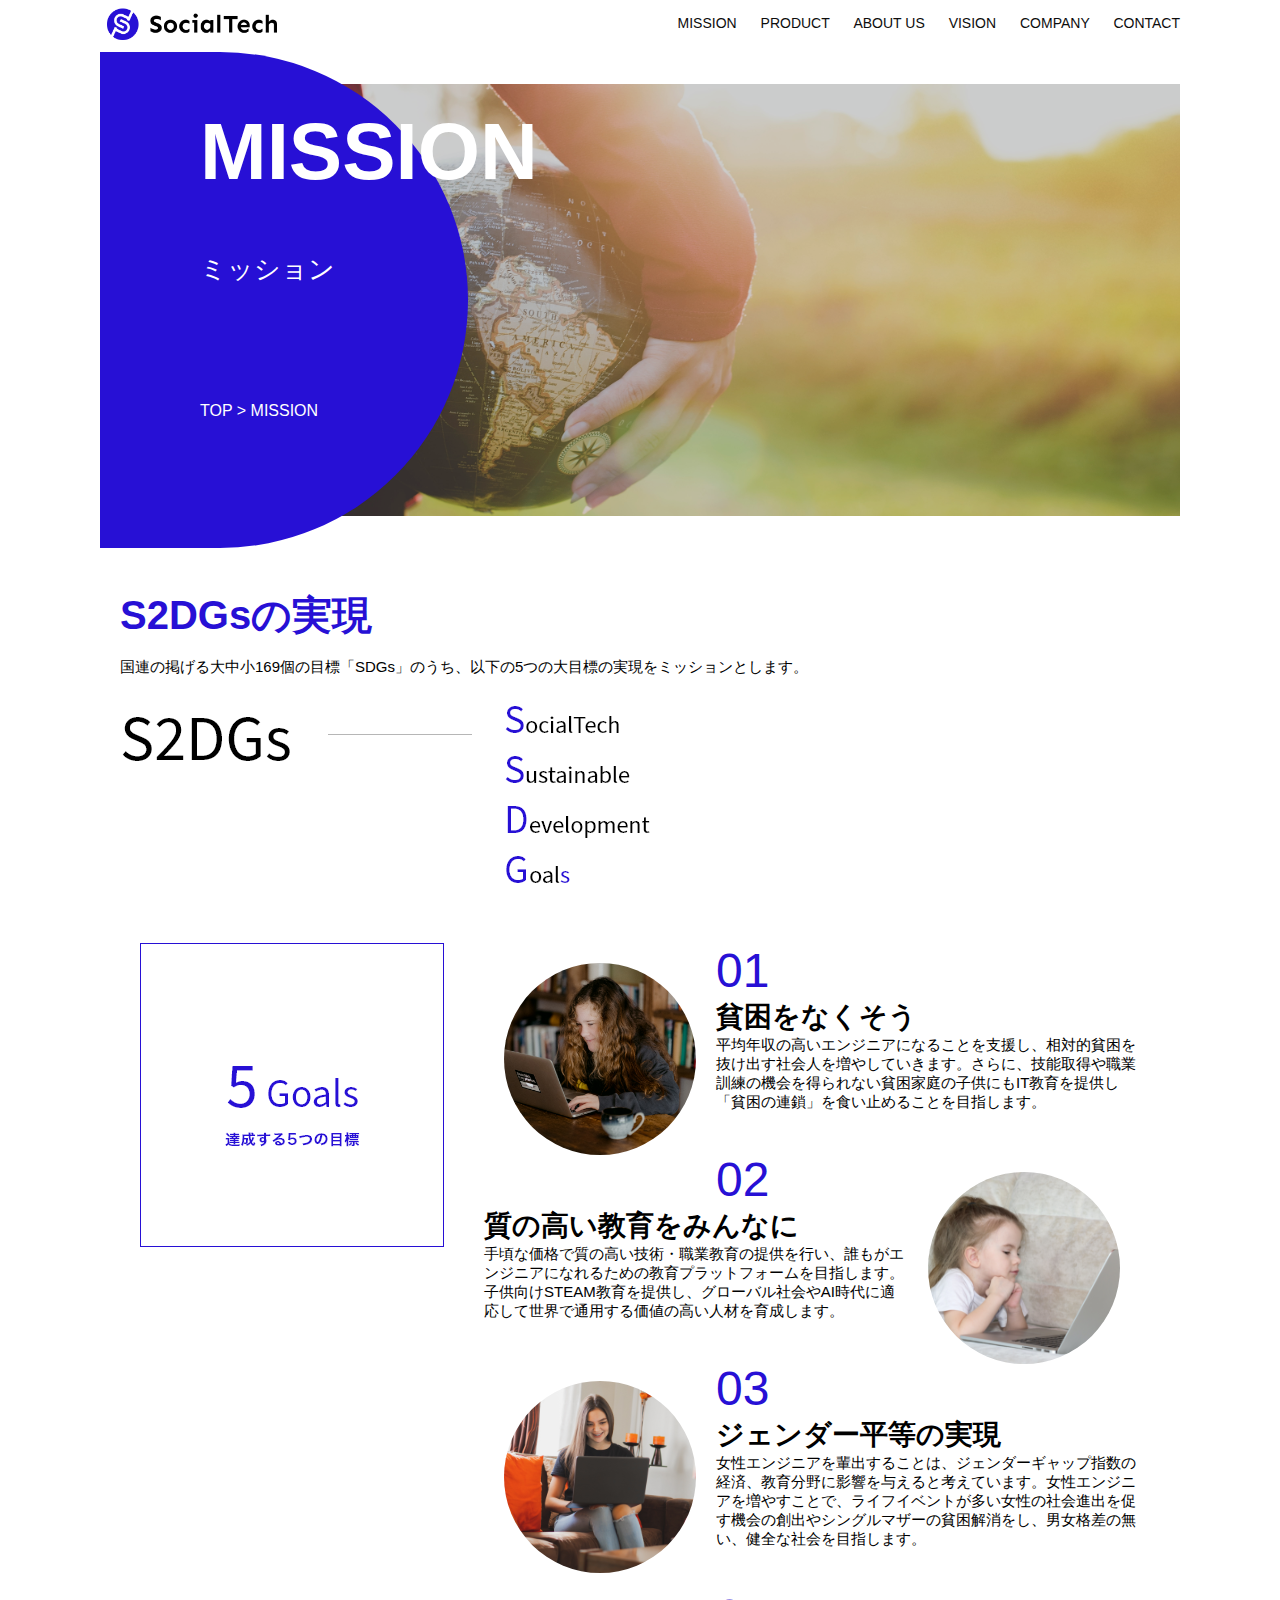
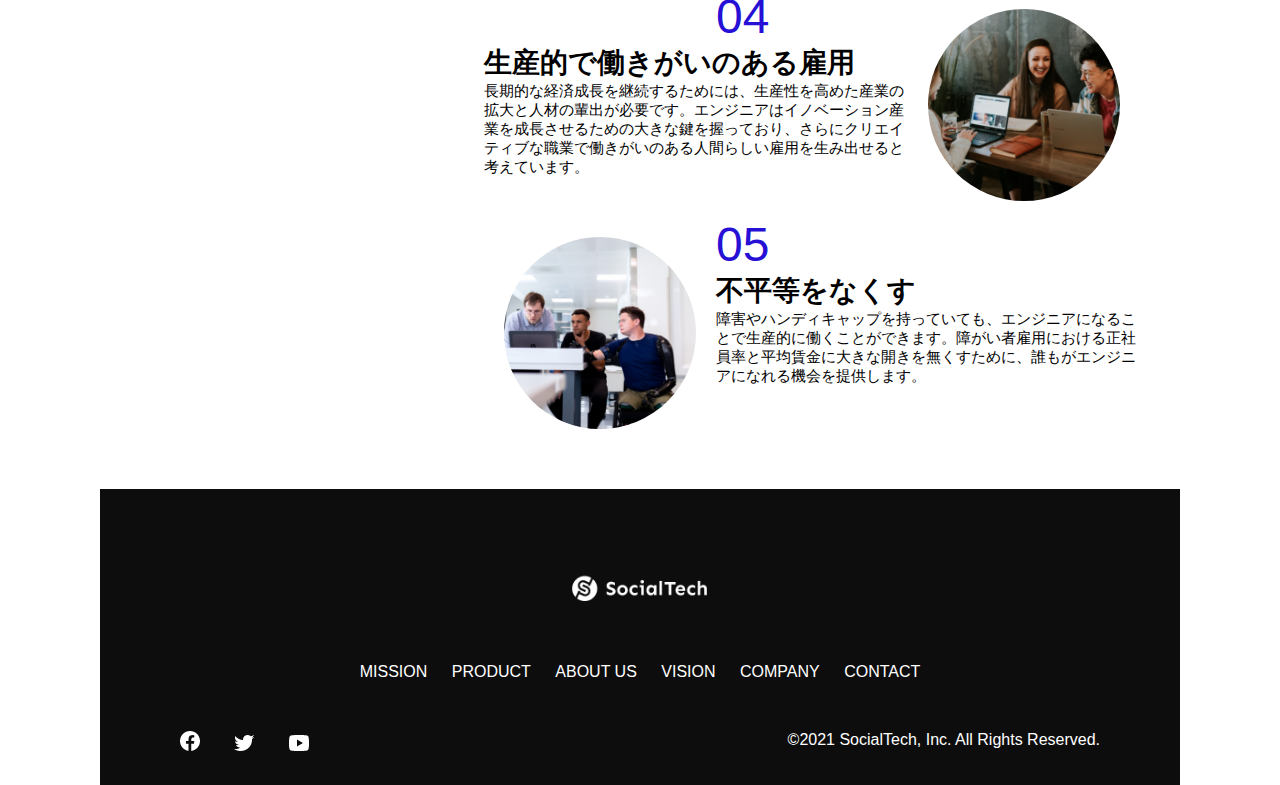
<file: kadai_tutorial_output/mission.html>
<!DOCTYPE html>
<html>
  <head>
    <title>SocialTech - MISSION ミッション -</title>
    <meta
      name="description"
      content="SocialTechが目指す5つの目標（S2DGs）を紹介します"
    />
    <meta charset="UTF-8" />
    <meta name="viewport" content="width=device-width, initial-scale=1.0" />
    <link rel="stylesheet" href="style.css" />
  </head>
  <body>
    <header>
      <a href="index.html" id="logo"
        ><img src="images/logo.png" alt="トップページに戻る"
      /></a>

      <!-- PC用ナビゲーション -->
      <nav id="nav-pc">
        <a href="mission.html">MISSION</a>
        <a href="product.html">PRODUCT</a>
        <a href="index.html#aboutus">ABOUT US</a>
        <a href="index.html#vision">VISION</a>
        <a href="index.html#company">COMPANY</a>
        <a href="index.html#contact">CONTACT</a>
      </nav>
      <!-- スマホ用メニューボタン -->
      <img
        id="menu-sp"
        src="images/button-menu.png"
        alt="ナビゲーションを開く"
        onclick="document.getElementById('nav-sp').style.display = 'block'"
      />
      <!-- スマホ用ナビゲーション -->
      <nav id="nav-sp">
        <img
          id="close"
          src="images/button-close.png"
          alt="ナビゲーションを閉じる"
          onclick="document.getElementById('nav-sp').style.display = 'none'"
        />
        <a
          id="logo-sp"
          href="index.html"
          onclick="document.getElementById('nav-sp').style.display = 'none'"
          ><img src="images/logo-sp.png" alt="トップページに戻る"
        /></a>
        <a
          href="mission.html"
          class="menu"
          onclick="document.getElementById('nav-sp').style.display = 'none'"
          >MISSION</a
        >
        <a
          href="product.html"
          class="menu"
          onclick="document.getElementById('nav-sp').style.display = 'none'"
          >PRODUCT</a
        >
        <a
          href="index.html#aboutus"
          class="menu"
          onclick="document.getElementById('nav-sp').style.display = 'none'"
          >ABOUT US</a
        >
        <a
          href="index.html#vision"
          class="menu"
          onclick="document.getElementById('nav-sp').style.display = 'none'"
          >VISION</a
        >
        <a
          href="index.html#company"
          class="menu"
          onclick="document.getElementById('nav-sp').style.display = 'none'"
          >COMPANY</a
        >
        <a
          href="index.html#contact"
          class="menu"
          onclick="document.getElementById('nav-sp').style.display = 'none'"
          >CONTACT</a
        >
        <div id="sns">
          <a href="https://www.facebook.com/sejuku2013"
            ><img src="images/button-facebook.png" alt="Facebookのリンク"
          /></a>
          <a href="https://twitter.com/samuraijuku"
            ><img src="images/button-twitter.png" alt="Twitterのリンク"
          /></a>
          <a href="https://www.youtube.com/channel/UCCFOQO5aDK0xXam4cUQXT8g"
            ><img src="images/button-youtube.png" alt="YouTubeのリンク"
          /></a>
        </div>
      </nav>
    </header>
    <main>
      <article>
        <section id="mission-main">
          <div id="mission-title">
            <h1>MISSION</h1>
            <span>ミッション</span>
            <div>TOP > MISSION</div>
          </div>
        </section>
        <section id="mission-s2dgs">
          <h2 class="mission-h2">S2DGsの実現</h2>
          <p>
            国連の掲げる大中小169個の目標「SDGs」のうち、以下の5つの大目標の実現をミッションとします。
          </p>
          <img src="images/mission/mission-s2dgs.png" alt="S2DGs" />
        </section>
        <section id="mission-5goals">
          <div>
            <img
              id="s2dgs-image"
              src="images/mission/mission-5goals.png"
              alt="5goals"
            />
          </div>
          <div>
            <div>
              <img
                src="images/mission/mission-5goals01.png"
                alt="PCを操作する女の子"
                class="fivegoals-image-left"
              />
              <span class="fivegoals-number">01</span>
              <h3 class="fivegoals-h3">貧困をなくそう</h3>
              <p class="fivegoals-p">
                平均年収の高いエンジニアになることを支援し、相対的貧困を抜け出す社会人を増やしていきます。さらに、技能取得や職業訓練の機会を得られない貧困家庭の子供にもIT教育を提供し「貧困の連鎖」を食い止めることを目指します。
              </p>
            </div>

            <div>
              <img
                src="images/mission/mission-5goals02.png"
                alt="PCを見つめる小さい女の子"
                class="fivegoals-image-right"
              />
              <span class="fivegoals-number">02</span>
              <h3 class="fivegoals-h3">質の高い教育をみんなに</h3>
              <p class="fivegoals-p">
                手頃な価格で質の高い技術・職業教育の提供を行い、誰もがエンジニアになれるための教育プラットフォームを目指します。子供向けSTEAM教育を提供し、グローバル社会やAI時代に適応して世界で通用する価値の高い人材を育成します。
              </p>
            </div>

            <div>
              <img
                src="images/mission/mission-5goals03.png"
                alt="PCを操作する女性"
                class="fivegoals-image-left"
              />
              <span class="fivegoals-number">03</span>
              <h3 class="fivegoals-h3">ジェンダー平等の実現</h3>
              <p class="fivegoals-p">
                女性エンジニアを輩出することは、ジェンダーギャップ指数の経済、教育分野に影響を与えると考えています。女性エンジニアを増やすことで、ライフイベントが多い女性の社会進出を促す機会の創出やシングルマザーの貧困解消をし、男女格差の無い、健全な社会を目指します。
              </p>
            </div>

            <div>
              <img
                src="images/mission/mission-5goals04.png"
                alt="笑顔で話し合う3人の男女"
                class="fivegoals-image-right"
              />
              <span class="fivegoals-number">04</span>
              <h3 class="fivegoals-h3">生産的で働きがいのある雇用</h3>
              <p class="fivegoals-p">
                長期的な経済成長を継続するためには、生産性を高めた産業の拡大と人材の輩出が必要です。エンジニアはイノベーション産業を成長させるための大きな鍵を握っており、さらにクリエイティブな職業で働きがいのある人間らしい雇用を生み出せると考えています。
              </p>
            </div>

            <div>
              <img
                src="images/mission/mission-5goals05.png"
                alt="障害を持つ男性が生き生きと働く様子"
                class="fivegoals-image-left"
              />
              <span class="fivegoals-number">05</span>
              <h3 class="fivegoals-h3">不平等をなくす</h3>
              <p class="fivegoals-p">
                障害やハンディキャップを持っていても、エンジニアになることで生産的に働くことができます。障がい者雇用における正社員率と平均賃金に大きな開きを無くすために、誰もがエンジニアになれる機会を提供します。
              </p>
            </div>
          </div>
        </section>
      </article>
      <footer>
        <div id="footer-logo">
          <img src="images/logo-sp.png" alt="Socialtech" />
        </div>
        <div id="footer-link">
          <a href="mission.html">MISSION</a>
          <a href="product.html">PRODUCT</a>
          <a href="index.html#aboutus">ABOUT US</a>
          <a href="index.html#vision">VISION</a>
          <a href="index.html#company">COMPANY</a>
          <a href="index.html#contact">CONTACT</a>
        </div>
        <div id="sns-footer">
          <a href="https://www.facebook.com/sejuku2013"
            ><img src="images/button-facebook.png" alt="Facebookのリンク"
          /></a>
          <a href="https://twitter.com/samuraijuku"
            ><img src="images/button-twitter.png" alt="Twitterのリンク"
          /></a>
          <a href="https://www.youtube.com/channel/UCCFOQO5aDK0xXam4cUQXT8g"
            ><img src="images/button-youtube.png" alt="YouTubeのリンク"
          /></a>
          <span id="copyright"
            >&copy;2021 SocialTech, Inc. All Rights Reserved.
          </span>
        </div>
      </footer>
    </main>
  </body>
</html>
</file>
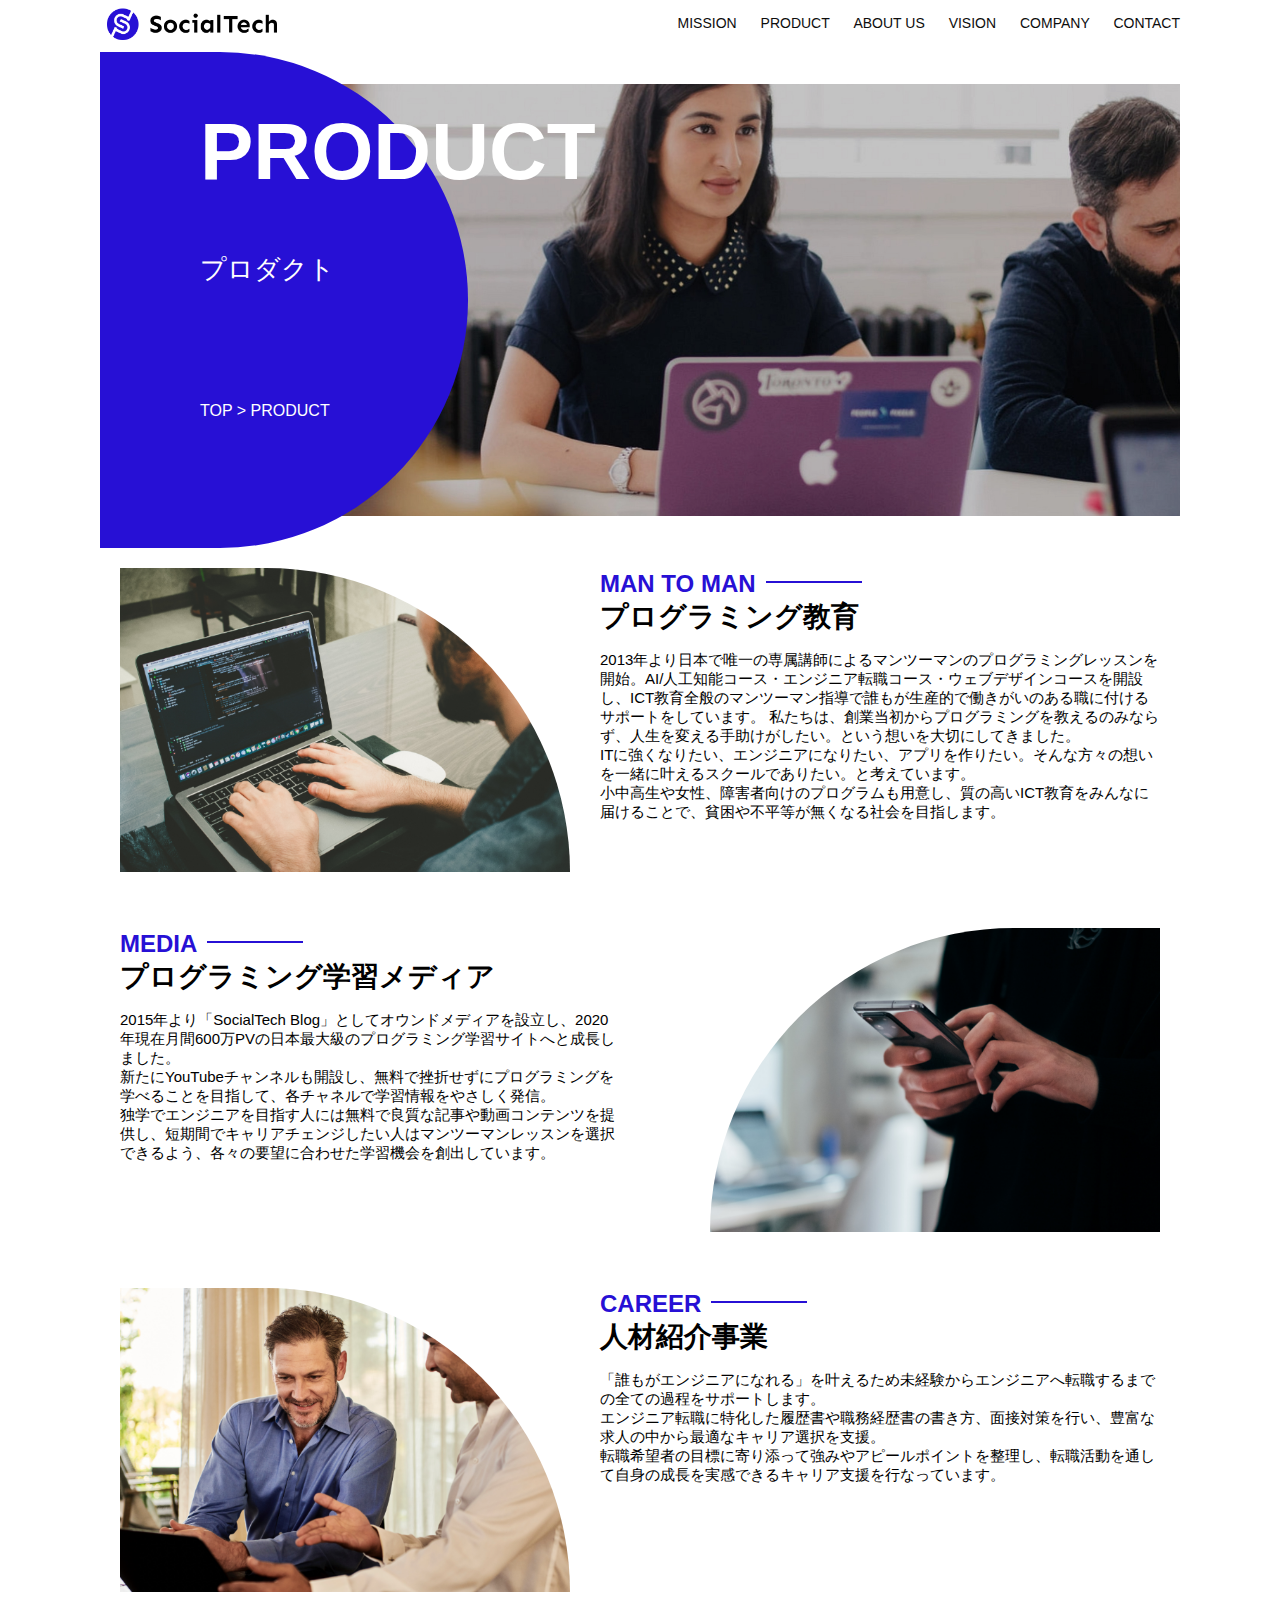
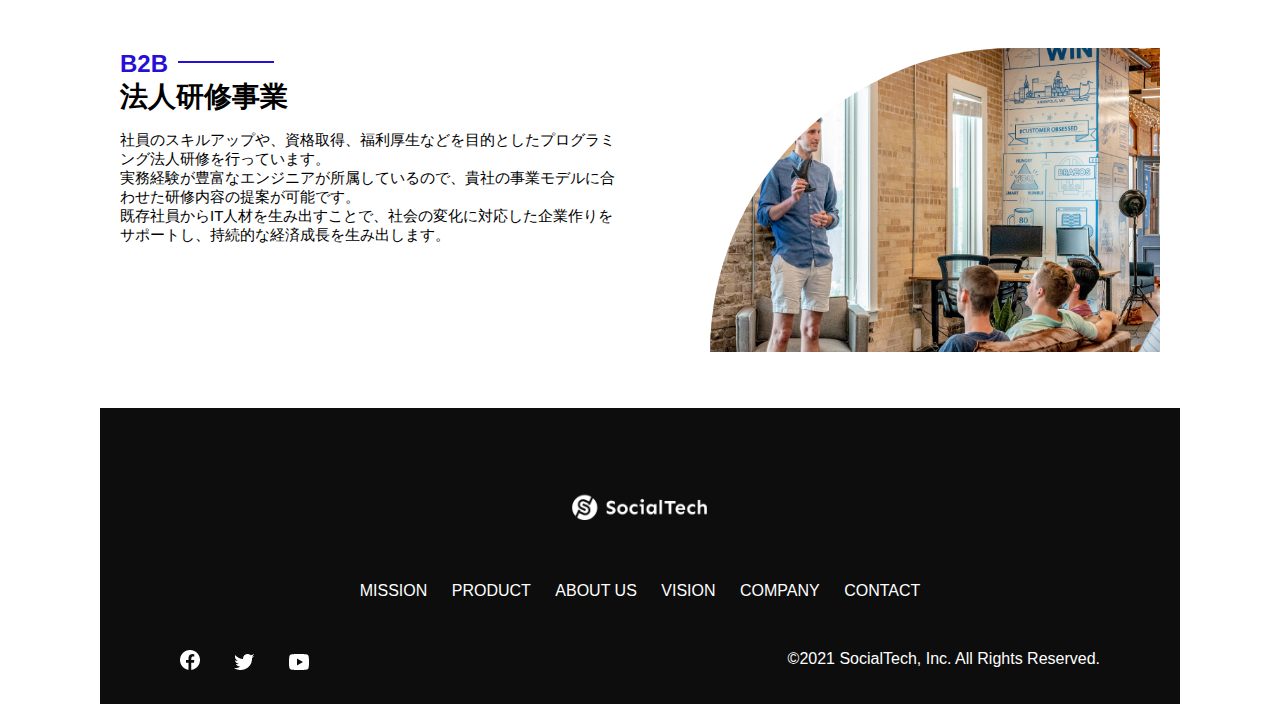
<file: kadai_tutorial_output/product.html>
<!DOCTYPE html>
<html>
  <head>
    <title>SocialTech - PRODUCT プロダクト -</title>
    <meta
      name="description"
      content="SocialTechの4つのプロダクトを紹介します"
    />
    <meta charset="UTF-8" />
    <meta name="viewport" content="width=device-width, initial-scale=1.0" />
    <link rel="stylesheet" href="style.css" />
  </head>
  <body>
    <header>
      <a href="index.html" id="logo"
        ><img src="images/logo.png" alt="トップページに戻る"
      /></a>

      <!-- PC用ナビゲーション -->
      <nav id="nav-pc">
        <a href="mission.html">MISSION</a>
        <a href="product.html">PRODUCT</a>
        <a href="index.html#aboutus">ABOUT US</a>
        <a href="index.html#vision">VISION</a>
        <a href="index.html#company">COMPANY</a>
        <a href="index.html#contact">CONTACT</a>
      </nav>

      <!-- スマホ用メニューボタン -->
      <img
        id="menu-sp"
        src="images/button-menu.png"
        alt="ナビゲーションを開く"
        onclick="document.getElementById('nav-sp').style.display = 'block'"
      />
      <!-- スマホ用ナビゲーション -->
      <nav id="nav-sp">
        <img
          id="close"
          src="images/button-close.png"
          alt="ナビゲーションを閉じる"
          onclick="document.getElementById('nav-sp').style.display = 'none'"
        />
        <a
          id="logo-sp"
          href="index.html"
          onclick="document.getElementById('nav-sp').style.display = 'none'"
          ><img src="images/logo-sp.png" alt="トップページに戻る"
        /></a>
        <a
          href="mission.html"
          class="menu"
          onclick="document.getElementById('nav-sp').style.display = 'none'"
          >MISSION</a
        >
        <a
          href="product.html"
          class="menu"
          onclick="document.getElementById('nav-sp').style.display = 'none'"
          >PRODUCT</a
        >
        <a
          href="index.html#aboutus"
          class="menu"
          onclick="document.getElementById('nav-sp').style.display = 'none'"
          >ABOUT US</a
        >
        <a
          href="index.html#vision"
          class="menu"
          onclick="document.getElementById('nav-sp').style.display = 'none'"
          >VISION</a
        >
        <a
          href="index.html#company"
          class="menu"
          onclick="document.getElementById('nav-sp').style.display = 'none'"
          >COMPANY</a
        >
        <a
          href="index.html#contact"
          class="menu"
          onclick="document.getElementById('nav-sp').style.display = 'none'"
          >CONTACT</a
        >
        <div id="sns">
          <a href="https://www.facebook.com/sejuku2013"
            ><img src="images/button-facebook.png" alt="Facebookのリンク"
          /></a>
          <a href="https://twitter.com/samuraijuku"
            ><img src="images/button-twitter.png" alt="Twitterのリンク"
          /></a>
          <a href="https://www.youtube.com/channel/UCCFOQO5aDK0xXam4cUQXT8g"
            ><img src="images/button-youtube.png" alt="YouTubeのリンク"
          /></a>
        </div>
      </nav>
    </header>
    <main>
      <article>
        <section id="product-main">
          <div id="product-title">
            <h1>PRODUCT</h1>
            <span>プロダクト</span>
            <div>TOP > PRODUCT</div>
          </div>
        </section>
        <section class="product-section1">
          <img
            src="images/product/product-mantoman.png"
            alt="PCでコードを書く男性"
          />
          <div>
            <h2 class="product-h2">MAN TO MAN</h2>
            <h3 class="product-h3">プログラミング教育</h3>
            <p>
              2013年より日本で唯一の専属講師によるマンツーマンのプログラミングレッスンを開始。AI/人工知能コース・エンジニア転職コース・ウェブデザインコースを開設し、ICT教育全般のマンツーマン指導で誰もが生産的で働きがいのある職に付けるサポートをしています。
              私たちは、創業当初からプログラミングを教えるのみならず、人生を変える手助けがしたい。という想いを大切にしてきました。<br />ITに強くなりたい、エンジニアになりたい、アプリを作りたい。そんな方々の想いを一緒に叶えるスクールでありたい。と考えています。<br />
              小中高生や女性、障害者向けのプログラムも用意し、質の高いICT教育をみんなに届けることで、貧困や不平等が無くなる社会を目指します。
            </p>
          </div>
        </section>
        <section class="product-section2">
          <div>
            <h2 class="product-h2">MEDIA</h2>
            <h3 class="product-h3">プログラミング学習メディア</h3>
            <p>
              2015年より「SocialTech
              Blog」としてオウンドメディアを設立し、2020年現在月間600万PVの日本最大級のプログラミング学習サイトへと成長しました。<br />新たにYouTubeチャンネルも開設し、無料で挫折せずにプログラミングを学べることを目指して、各チャネルで学習情報をやさしく発信。<br />独学でエンジニアを目指す人には無料で良質な記事や動画コンテンツを提供し、短期間でキャリアチェンジしたい人はマンツーマンレッスンを選択できるよう、各々の要望に合わせた学習機会を創出しています。
            </p>
          </div>
          <img
            src="images/product/product-media.png"
            alt="スマートフォンを操作する人"
          />
        </section>
        <section class="product-section1">
          <img
            src="images/product/product-career.png"
            alt="笑顔で話し合う2人の男性"
          />
          <div>
            <h2 class="product-h2">CAREER</h2>
            <h3 class="product-h3">人材紹介事業</h3>
            <p>
              「誰もがエンジニアになれる」を叶えるため未経験からエンジニアへ転職するまでの全ての過程をサポートします。<br />エンジニア転職に特化した履歴書や職務経歴書の書き方、面接対策を行い、豊富な求人の中から最適なキャリア選択を支援。<br />転職希望者の目標に寄り添って強みやアピールポイントを整理し、転職活動を通して自身の成長を実感できるキャリア支援を行なっています。<br />
            </p>
          </div>
        </section>
        <section class="product-section2">
          <div>
            <h2 class="product-h2">B2B</h2>
            <h3 class="product-h3">法人研修事業</h3>
            <p>
              社員のスキルアップや、資格取得、福利厚生などを目的としたプログラミング法人研修を行っています。<br />実務経験が豊富なエンジニアが所属しているので、貴社の事業モデルに合わせた研修内容の提案が可能です。<br />既存社員からIT人材を生み出すことで、社会の変化に対応した企業作りをサポートし、持続的な経済成長を生み出します。
            </p>
          </div>
          <img
            src="images/product/product-b2b.png"
            alt="スマートフォンを操作する人"
          />
        </section>
      </article>
      <footer>
        <div id="footer-logo">
          <img src="images/logo-sp.png" alt="Socialtech" />
        </div>
        <div id="footer-link">
          <a href="mission.html">MISSION</a>
          <a href="product.html">PRODUCT</a>
          <a href="index.html#aboutus">ABOUT US</a>
          <a href="index.html#vision">VISION</a>
          <a href="index.html#company">COMPANY</a>
          <a href="index.html#contact">CONTACT</a>
        </div>
        <div id="sns-footer">
          <a href="https://www.facebook.com/sejuku2013"
            ><img src="images/button-facebook.png" alt="Facebookのリンク"
          /></a>
          <a href="https://twitter.com/samuraijuku"
            ><img src="images/button-twitter.png" alt="Twitterのリンク"
          /></a>
          <a href="https://www.youtube.com/channel/UCCFOQO5aDK0xXam4cUQXT8g"
            ><img src="images/button-youtube.png" alt="YouTubeのリンク"
          /></a>
          <span id="copyright"
            >&copy;2021 SocialTech, Inc. All Rights Reserved.
          </span>
        </div>
      </footer>
    </main>
  </body>
</html>
</file>
<file: kadai_012/style.css>
/* PC、スマホ共通スタイル */
body {
  font-family: "Source Sans Pro", "Hiragino Kaku Gothic ProN", Meiryo, Arial,
    sans-serif;
}

p {
  font-size: 15px;
}

/*================
PC用のスタイル 
=================*/
/* 横幅設定 */
body {
  max-width: 1080px;
  min-width: 960px;
  margin: 0 auto 0 auto;
}

/* ヘッダー */
header {
  display: flex;
  justify-content: space-between;
}

/* ナビゲーションのレイアウト */
#nav-pc {
  text-align: right;
  font-size: 14px;
  padding-top: 15px;
}

/* ナビゲーションのリンクの装飾設定 */
#nav-pc > a {
  text-decoration: none;
  margin-left: 20px;
}

#nav-pc > a:link {
  color: #0d0d0d;
}

#nav-pc > a:visited {
  color: #0d0d0d;
}

#nav-pc > a:hover {
  color: #0d0d0d;
  text-decoration: underline;
}

#nav-pc > a:active {
  color: #0d0d0d;
}

/* メインビジュアル*/
#main-visual {
  position: relative;
  height: 400px;
}

#main-message {
  position: absolute;
  top: 0;
  left: 0;
  background-color: #2710d5;
  color: #ffffff;
  border-radius: 0 0 476px 0;
  max-width: 620px;
  height: 100%;
  width: 100%;
  z-index: 11;
}

#main-message > h1 {
  font-size: 60px;
  font-weight: bold;
  margin: 100px 0 0 50px;
}

#main-message > p {
  font-size: 28px;
  margin: 0 0 0 50px;
}

#main-visual > img {
  max-width: 620px;
  border-radius: 476px 0 0 0;
  position: absolute;
  top: 0;
  right: 0;
  z-index: 10;
}

/* 見出し */
h2 {
  margin: 40px 0 0 0;
}

h2::after {
  content: url("images/line.png");
  margin-left: 10px;
}

h3 {
  font-size: 27px;
}

/* ミッション */
#mission {
  margin: 80px auto 80px auto;
  width: 100%;
}

#mission-flex {
  width: 100%;
  display: flex;
}

#mission-flex > div {
  width: 50%;
  margin: 20px;
}

#mission-photo {
  width: 100%;
}

#s2dgs {
  margin-top: 50px;
}

/* プロダクト */
#product {
  background-color: #fafafa;
  width: 100%;
  margin: 80px 0 80px 0;
  padding: 10px 40px 0px 40px;
}

/* 外枠 */
#product > div {
  margin-top: 40px;
  display: flex;
}

/* 左のカラム */
#product-left {
  width: 50%;
  margin-right: 20px;
}

/* 右のカラム */
#product-right {
  width: 50%;
  margin-left: 20px;
  margin-top: 80px;
}

/* 画像＋説明の枠 */
#product-left > div {
  position: relative;
  height: 480px;
  margin-right: 20px;
}

#product-right > div {
  position: relative;
  height: 480px;
  margin-left: 20px;
}

/* 画像 */
.product-photo {
  width: 100%;
}

/* 説明文の枠 */
.product-explain {
  background-color: #ffffff;
  position: absolute;
  left: 0;
  top: 280px;
  margin: 0 40px 0 40px;
  padding: 20px;
  box-shadow: 5px 5px 10px rgba(0, 0, 0, 0.05);
}

/* 説明文の英語 */
.product-explain > span {
  color: #2710d5;
  font-weight: bold;
  font-size: 16px;
  margin: 0;
}

/* 説明文の見出し */
.product-explain > h3 {
  margin: 5px 0 5px 0;
}

/* 説明文 */
.product-explain > p {
  margin: 0;
}

/* 「もっとみる」ボタン */
#product-more {
  margin: 0 auto -42px auto;
}

/* ABOUT US */
#aboutus {
  margin: 80px auto 80px auto;
}

/* 3つの組織文化と画像を入れる枠 */
#aboutus > div {
  display: flex;
}

/* 画像 */
.culture-img {
  width: 100%;
  align-self: flex-start;
}

.culture-img2 {
  margin-top: 50px;
  width: 100%;
}

/* 3つの組織文化の表 */
.culture-table {
  max-width: 500px;
  margin-right: 50px;
}

/* 番号 */
.culture-num {
  font-size: 80px;
  color: #2710d5;
  margin: 0 20px 0 0;
}

/* 組織文化英語 */
.culture-en {
  color: #2710d5;
  font-weight: bold;
  font-size: 24px;
  display: block;
}

/* 組織文化日本語 */
.culture-jp {
  font-size: 28px;
  font-weight: bold;
}

/* 説明文 */
.culture-description {
  margin: 0;
}

/* ビジョン */
#vision {
  margin: 80px auto 80px auto;
}

/* セクション内の外枠 */
#vision > div {
  width: 100%;
  display: flex;
  justify-content: space-between;
  flex-wrap: wrap;
}

/* 7つの行動指針の枠 */
.vision-box {
  width: 300px;
  height: 300px;
  margin-bottom: 30px;
  position: relative;
}

.vision-box > img {
  width: 100%;
  height: auto;
  position: absolute;
  top: 0;
  left: 0;
  z-index: 30;
}

.vision-box > span {
  position: absolute;
  top: 0;
  left: 0;
  z-index: 31;
  margin-right: 20px;
}

.vision-box > span > h4 {
  color: #2710d5;
  font-size: 19px;
  margin: 80px 0 0 0;
}

.vision-box > span > h4::first-letter {
  font-size: 40px;
}

.vision-box > span > h5 {
  font-size: 20px;
  margin: 0 0 0 0;
}

.vision-box > span > p {
  margin: 10px 0 0 0;
}

/* 導入企業 */
#cases {
  margin: 40px auto 40px 0;
  width: 100%;
}

#cases > ul {
  display: flex;
  list-style: none;
}

.case-card {
  width: 33%;
  margin: 20px;
  background-color: #ffffff;
  min-height: 400px;
  box-shadow: 5px 5px 15px rgba(0, 0, 0, 0.2);
}

.case-img {
  width: 100%;
}

.case-info {
  padding: 10px 20px;
}

.case-name {
  color: #2710d5;
  font-size: 19px;
}

.case-content {
  font-size: 14px;
}

/* 会社概要 */
#company {
  margin: 80px auto 80px auto;
}

#company-table {
  width: 100%;
}

.tableheader {
  text-align: left;
  padding: 20px;
  border-bottom-color: #2710d5;
  border-bottom-width: 1px;
  border-bottom-style: solid;
  width: 100px;
}

.tableheader-first {
  text-align: left;
  padding: 20px;
  border-bottom-color: #2710d5;
  border-bottom-width: 1px;
  border-bottom-style: solid;
  border-top-color: #2710d5;
  border-top-width: 1px;
  border-top-style: solid;
  width: 100px;
}

.cell {
  padding: 30px;
  border-bottom-color: #ececec;
  border-bottom-width: 1px;
  border-bottom-style: solid;
}

.cell-first {
  padding: 30px;
  border-bottom-color: #ececec;
  border-bottom-width: 1px;
  border-bottom-style: solid;
  border-top-color: #ececec;
  border-top-width: 1px;
  border-top-style: solid;
}

#company > iframe {
  width: 100%;
  height: 368px;
  margin-top: 40px;
}

/* お問い合わせ */
#contact {
  margin: 80px auto 80px auto;
}

/* 外枠 */
#contact > form > div {
  display: flex;
  flex-direction: row;
  flex-wrap: wrap;
  padding-bottom: 30px;
}

/* 左列の見出し */
.contact-heading {
  width: 240px;
  align-self: center;
}

/* 見出しのラベル */
.contact-label {
  font-weight: bold;
}

/* 必須 */
.contact-span {
  color: #ce2222;
  margin: 0 0 0 20px;
  font-weight: bold;
}

/* テキストボックス */
.contact-textbox {
  border-top: 0;
  border-left: 0;
  border-right: 0;
  border-bottom-width: 1px;
  border-bottom-color: #707070;
  border-bottom-style: solid;
  background-color: #fafafa;
  width: 400px;
  height: 56px;
}

/* お問い合わせ内容のテキストエリア */
.contact-textarea {
  border-top: 0;
  border-left: 0;
  border-right: 0;
  border-bottom-width: 1px;
  border-bottom-color: #707070;
  border-bottom-style: solid;
  background-color: #fafafa;
  width: 400px;
  height: 200px;
}

/* 個人情報の取り扱い */
details {
  width: 700px;
}

details > div {
  background-color: #fafafa;
  padding: 20px;
}

details > div > span {
  font-weight: bold;
}

/* フッター */
footer {
  background-color: #0d0d0d;
  text-align: center;
  padding: 80px 80px 30px 80px;
}

#footer-logo {
  margin-bottom: 30px;
}

#footer-link {
  margin-bottom: 50px;
}
#footer-link > a {
  text-decoration: none;
  margin: 10px;
}
#footer-link > a:link {
  color: #ffffff;
}
#footer-link > a:visited {
  color: #ffffff;
}
#footer-link > a:hover {
  color: #ffffff;
  text-decoration: underline;
}
#footer-link > a:active {
  color: #ffffff;
}

#sns-footer {
  text-align: left;
  width: 100%;
}

#sns-footer > a {
  margin-right: 30px;
}

#copyright {
  color: #ffffff;
  float: right;
}
</file>
<file: kadai_013/style.css>
/* PC、スマホ共通スタイル */
body {
  font-family: "Source Sans Pro", "Hiragino Kaku Gothic ProN", Meiryo, Arial,
    sans-serif;
}

p {
  font-size: 15px;
}

#main-visual > img {
  width: 100%;
}

/*================
PC用のスタイル 
=================*/
@media screen and (min-width: 768px) {
  /* 横幅設定 */
  body {
    max-width: 1080px;
    min-width: 960px;
    margin: 0 auto 0 auto;
  }

  /* ヘッダー */
  header {
    display: flex;
    justify-content: space-between;
  }

  /* ナビゲーションのレイアウト */
  #nav-pc {
    text-align: right;
    font-size: 14px;
    padding-top: 15px;
  }

  /* ナビゲーションのリンクの装飾設定 */
  #nav-pc > a {
    text-decoration: none;
    margin-left: 20px;
  }

  #nav-pc > a:link {
    color: #0d0d0d;
  }

  #nav-pc > a:visited {
    color: #0d0d0d;
  }

  #nav-pc > a:hover {
    color: #0d0d0d;
    text-decoration: underline;
  }

  #nav-pc > a:active {
    color: #0d0d0d;
  }

  #menu-sp {
    display: none;
  }

  #nav-sp {
    display: none;
  }
}

/*================
スマホ用のスタイル 
=================*/
@media screen and (max-width: 767px) {
  /* 横幅設定 */
  body {
    min-width: 375px;
    margin: 0;
  }

  #nav-pc {
    display: none;
  }

  #menu-sp {
    float: right;
    padding: 0;
  }
  /* ナビゲーションのレイアウト */
  #nav-sp {
    background-color: #ce933e;
    position: absolute;
    left: 0;
    top: 0;
    height: 100%;
    width: 100%;
    display: none;
    z-index: 100;
  }

  #close {
    position: absolute;
    top: 20px;
    right: 20px;
  }

  #logo-sp {
    margin: 80px 0 30px 20px;
  }

  #nav-sp > a {
    display: block;
  }

  #nav-sp > a:link {
    color: #ffffff;
  }

  #nav-sp > a:visited {
    color: #ffffff;
  }

  #nav-sp > a:hover {
    color: #ffffff;
    text-decoration: underline;
  }

  #nav-sp > a:active {
    color: #ffffff;
  }

  #nav-sp > .menu {
    text-decoration: none;
    display: block;
    margin: 0 20px;
    height: 44px;
    font-size: 16px;
    background-image: url("images/arrow.png");
    background-repeat: no-repeat;
    background-position: right top;
  }
}
</file>
<file: kadai_tutorial_output/style.css>
/* PC、スマホ共通スタイル */
body {
  font-family: "Source Sans Pro", "Hiragino Kaku Gothic ProN", Meiryo, Arial,
    sans-serif;
}

p {
  font-size: 15px;
}

/*=============
 PC用のスタイル
===============*/
@media screen and (min-width: 768px) {
  /* 横幅設定 */
  body {
    max-width: 1080px;
    min-width: 960px;
    margin: 0 auto 0 auto;
  }

  /* ヘッダー */
  header {
    display: flex;
    justify-content: space-between;
  }

  /* ナビゲーションリンクの装飾 */
  #nav-pc {
    font-size: 14px;
    padding-top: 15px;
  }
  #nav-pc > a {
    text-decoration: none;
    margin-left: 20px;
  }
  #nav-pc > a:link {
    color: #0d0d0d;
  }
  #nav-pc > a:visited {
    color: #0d0d0d;
  }
  #nav-pc > a:hover {
    color: #0d0d0d;
    text-decoration: underline;
  }
  #nav-pc > a:active {
    color: #0d0d0d;
  }

  #nav-sp,
  #menu-sp {
    display: none;
  }

  /* メインビジュアル */
  #main-visual {
    position: relative;
    height: 400px;
  }

  #main-message {
    position: absolute;
    top: 0;
    left: 0;
    color: #ffffff;
    background-color: #2710d5;
    border-radius: 0 0 476px 0;
    max-width: 620px;
    width: 100%;
    height: 100%;
    z-index: 11;
  }

  #main-message > h1 {
    font-size: 60px;
    font-weight: bold;
    margin: 100px 0 0 50px;
  }
  #main-message > p {
    font-size: 20px;
    margin: 0 0 0 50px;
  }

  #main-visual > img {
    max-width: 620px;
    border-radius: 476px 0 0 0;
    position: absolute;
    top: 0;
    right: 0;
    z-index: 10;
  }

  /* 見出し */
  h2 {
    margin: 40px 0 0 0;
  }
  h2::after {
    content: url("images/line.png");
    margin-left: 10px;
  }

  h3 {
    font-size: 27px;
  }

  /* mission */
  #mission {
    margin: 80px auto;
    width: 100%;
  }

  #mission-flex {
    width: 100%;
    display: flex;
  }

  #mission-flex > div {
    width: 50%;
    margin: 20px;
  }

  #mission-photo {
    width: 100%;
  }

  #s2dgs {
    margin-top: 50px;
    width: 100%;
  }

  /* product */
  #product {
    background-color: #fafafa;
    margin: 80px 0;
    padding: 10px 40px 0 40px;
  }

  /* 外枠 */
  #product > div {
    margin-top: 40px;
    display: flex;
  }

  #product-left {
    width: 50%;
    margin-right: 20px;
  }

  #product-right {
    width: 50%;
    margin-top: 80px;
    margin-left: 20px;
  }

  #product-left > div {
    position: relative;
    height: 480px;
    margin-right: 20px;
  }

  #product-right > div {
    position: relative;
    height: 480px;
    margin-left: 20px;
  }

  .product-photo {
    width: 100%;
  }

  .product-explain {
    background-color: #ffffff;
    position: absolute;
    left: 0;
    top: 280px;
    margin: 0 40px;
    padding: 20px;
    box-shadow: 5px 5px 10px rgba(0, 0, 0, 0.05);
  }

  .product-explain > span {
    color: #2710d5;
    font-weight: bold;
    font-size: 16px;
    margin: 0;
  }

  .product-explain > h3 {
    font-size: 20px;
    margin: 5px 0;
  }

  .product-explain > p {
    font-size: 14px;
    margin: 0;
  }

  #product-more {
    margin: 0 auto -42px auto;
  }

  /* aboutus */
  #aboutus {
    margin: 80px auto;
  }

  #aboutus > div {
    display: flex;
  }

  .culture-img {
    width: 100%;
    align-self: flex-start;
  }

  .culture-img2 {
    width: 100%;
    margin-top: 50px;
  }

  .culture-table {
    margin-right: 50px;
  }

  .culture-num {
    font-size: 80px;
    color: #2710d5;
    margin-right: 20px;
  }

  .culture-en {
    color: #2710d5;
    font-size: 24px;
    font-weight: bold;
    display: block;
  }

  .culture-jp {
    font-size: 28px;
    font-weight: bold;
  }

  .culture-description {
    margin: 0;
  }

  /* vision */
  #vision {
    margin: 80px auto;
  }

  #vision > div {
    width: 100%;
    display: flex;
    justify-content: space-between;
    flex-wrap: wrap;
  }

  .vision-box {
    width: 300px;
    height: 300px;
    margin-bottom: 30px;
    position: relative;
  }

  .vision-box > img {
    width: 100%;
    height: auto;
    position: absolute;
    top: 0;
    left: 0;
    z-index: 30;
  }

  .vision-box > span {
    position: absolute;
    top: 0;
    left: 0;
    z-index: 31;
    margin-right: 20px;
  }

  .vision-box > span > h4 {
    color: #2710d5;
    font-size: 19px;
    margin-top: 80px;
  }
  .vision-box > span > h4::first-letter {
    font-size: 40px;
  }

  .vision-box > span > h5 {
    font-size: 20px;
    margin: 0;
  }

  .vision-box > span > p {
    margin-top: 10px;
  }

  /* company */
  #company {
    margin: 80px auto;
  }

  #company-table {
    width: 100%;
  }

  .tableheader {
    text-align: left;
    padding: 20px;
    border-bottom-color: #2710d5;
    border-bottom-width: 1px;
    border-bottom-style: solid;
    width: 100px;
  }

  .tableheader-first {
    text-align: left;
    padding: 20px;
    border-bottom-color: #2710d5;
    border-bottom-width: 1px;
    border-bottom-style: solid;
    border-top-color: #2710d5;
    border-top-width: 1px;
    border-top-style: solid;
    width: 100px;
  }

  .cell {
    padding: 30px;
    border-bottom-color: #ececec;
    border-bottom-width: 1px;
    border-bottom-style: solid;
  }

  .cell-first {
    padding: 30px;
    border-bottom-color: #ececec;
    border-bottom-width: 1px;
    border-bottom-style: solid;
    border-top-color: #ececec;
    border-top-width: 1px;
    border-top-style: solid;
  }

  #company > iframe {
    width: 100%;
    height: 368px;
    margin-top: 40px;
  }

  #contact {
    margin: 80px auto;
  }

  #contact > form > div {
    display: flex;
    flex-direction: row;
    flex-wrap: wrap;
    padding-bottom: 30px;
  }

  .contact-heading {
    width: 240px;
    align-self: center;
  }

  .contact-label {
    font-weight: bold;
  }

  .contact-span {
    color: #ce2222;
    margin-left: 20px;
    font-weight: bold;
  }

  .contact-textbox {
    border-top: 0;
    border-left: 0;
    border-right: 0;
    border-bottom-width: 1px;
    border-bottom-color: #707070;
    border-bottom-style: solid;
    background-color: #fafafa;
    width: 400px;
    height: 56px;
  }

  .contact-textarea {
    border-top: 0;
    border-left: 0;
    border-right: 0;
    border-bottom-width: 1px;
    border-bottom-color: #707070;
    border-bottom-style: solid;
    background-color: #fafafa;
    width: 400px;
    height: 200px;
  }

  details {
    width: 700px;
  }

  details > div {
    background-color: #fafafa;
    padding: 20px;
  }

  details > div > span {
    font-weight: bold;
  }

  footer {
    background-color: #0d0d0d;
    text-align: center;
    padding: 80px 80px 30px 80px;
  }

  #footer-logo {
    margin-bottom: 30px;
  }

  #footer-link {
    margin: 50px;
  }

  #footer-link > a {
    text-decoration: none;
    margin: 10px;
  }

  #footer-link > a:link {
    color: #ffffff;
  }

  #footer-link > a:visited {
    color: #ffffff;
  }

  #footer-link > a:hover {
    color: #ffffff;
    text-decoration: underline;
  }

  #footer-link > a:active {
    color: #ffffff;
  }

  #sns-footer {
    text-align: left;
    width: 100%;
  }

  #sns-footer > a {
    margin-right: 30px;
  }

  #copyright {
    color: #ffffff;
    float: right;
  }

  /* mission.html用のスタイル */
  #mission-main {
    height: 496px;
    width: 100%;
    background-image: url("images/mission/mission-main.png");
    background-repeat: no-repeat;
    background-position-y: center;
  }

  #mission-title {
    background-color: #2710d5;
    width: 368px;
    color: #ffffff;
    height: 496px;
    border-radius: 0 248px 248px 0;
    position: relative;
  }

  #mission-title > h1 {
    position: absolute;
    top: 0;
    left: 100px;
    font-size: 80px;
  }

  #mission-title > span {
    position: absolute;
    top: 200px;
    left: 100px;
    font-size: 26px;
  }

  #mission-title > div {
    position: absolute;
    top: 350px;
    left: 100px;
    font-size: 16px;
  }

  /* S2DGs */
  #mission-s2dgs {
    width: 100%;
    margin: 20px;
  }

  .mission-h2 {
    color: #2710d5;
    font-size: 40px;
  }

  .mission-h2::after {
    content: none;
  }

  /* mission-5goals */
  #mission-5goals {
    margin: 20px;
    display: flex;
  }

  #mission-5goals > div {
    flex-grow: 1;
    padding: 20px;
  }

  #mission-5goals > div > div {
    margin-bottom: 40px;
  }

  .fivegoals-image-right {
    float: right;
    margin: 20px;
  }

  .fivegoals-image-left {
    float: left;
    margin: 20px;
  }

  .fivegoals-number {
    color: #2710d5;
    font-size: 48px;
    margin: 0;
  }

  .fivegoals-h3 {
    font-size: 28px;
    margin: 0;
  }

  .fivegoals-p {
    margin: 0;
  }

  /* product.html用のスタイル */
  #product-main {
    height: 496px;
    width: 100%;
    background-image: url("images/product/product-main.png");
    background-repeat: no-repeat;
    background-position-y: center;
  }

  #product-title {
    background-color: #2710d5;
    width: 368px;
    color: #ffffff;
    height: 496px;
    border-radius: 0 248px 248px 0;
    position: relative;
  }

  #product-title > h1 {
    position: absolute;
    top: 0;
    left: 100px;
    font-size: 80px;
  }

  #product-title > span {
    position: absolute;
    top: 200px;
    left: 100px;
    font-size: 26px;
  }

  #product-title > div {
    position: absolute;
    top: 350px;
    left: 100px;
    font-size: 16px;
  }

  /* section1 */
  .product-section1 {
    position: relative;
    margin: 20px;
    height: 340px;
  }

  .product-section1 > img {
    position: absolute;
    top: 0;
    left: 0;
    width: 450px;
    margin: 0 40px 30px 0;
    border-radius: 0 432px 0 0;
  }

  .product-section1 > div {
    position: absolute;
    top: 0;
    left: 480px;
  }

  /* section2 */
  .product-section2 {
    position: relative;
    margin: 20px;
    height: 340px;
  }

  .product-section2 > img {
    position: absolute;
    top: 0;
    right: 0;
    width: 450px;
    margin: 0 0 30px 40px;
    border-radius: 432px 0 0 0;
  }

  .product-section2 > div {
    width: 500px;
    position: absolute;
    top: 0;
    left: 0;
  }

  .product-h2 {
    color: #2710d5;
    font-size: 24px;
    margin: 0;
  }

  .product-h3 {
    font-size: 28px;
    margin: 0;
  }
}

/*=====================
 スマートフォン用のスタイル
=======================*/
@media screen and (max-width: 767px) {
  body {
    min-width: 375px;
    margin: 0;
  }

  #nav-pc {
    display: none;
  }

  #menu-sp {
    float: right;
    padding: 0;
    display: block;
  }

  #nav-sp {
    background-color: #2710d5;
    position: absolute;
    top: 0;
    left: 0;
    width: 100%;
    height: 100%;
    display: none;
    z-index: 100;
  }

  #close {
    position: absolute;
    top: 20px;
    right: 20px;
  }

  #logo-sp {
    margin: 80px 0 30px 20px;
  }

  /* ナビゲーションリンクの装飾 */
  #nav-sp > a {
    display: block;
  }

  #nav-sp > a:link {
    color: #ffffff;
  }

  #nav-sp > a:visited {
    color: #ffffff;
  }

  #nav-sp > a:hover {
    color: #ffffff;
    text-decoration: underline;
  }

  #nav-sp > a:active {
    color: #ffffff;
  }

  #nav-sp > .menu {
    text-decoration: none;
    display: block;
    margin: 0 20px 0 20px;
    height: 44px;
    font-size: 16px;
    background-image: url("images/arrow.png");
    background-repeat: no-repeat;
    background-position: right top;
  }

  #sns {
    position: absolute;
    bottom: 20px;
    left: 20px;
  }

  #sns > a {
    margin-right: 30px;
  }

  /* メインビジュアル */
  #main-visual {
    position: relative;
    height: 470px;
    width: 100%;
    overflow: hidden;
  }

  #main-visual > div {
    position: absolute;
    top: 0;
    left: 0;
    background-color: #2710d5;
    color: white;
    border-radius: 0 0 476px 0;
    text-align: center;
    height: 280px;
    width: 100%;
    z-index: 11;
  }

  #main-visual > div > h1 {
    font-size: 28px;
    margin: 90px 0 0 0;
  }

  #main-visual > div > p {
    margin: 0;
  }

  #main-visual > img {
    width: 100%;
    border-radius: 476px 0 0 0;
    z-index: 10;
    position: absolute;
    bottom: 0;
    right: 0;
  }

  /* 見出し */
  h2::after {
    content: url("images/line.png");
    margin-left: 10px;
  }

  h3 {
    font-size: 24px;
    margin: 10px 0 0 0;
  }

  /* ミッション */
  #mission {
    margin: 20px;
  }

  #mission-photo {
    width: 100%;
  }

  #s2dgs {
    width: 100%;
  }

  /* プロダクト */
  #product {
    background-color: #fafafa;
    margin: 80px auto 0px auto;
    max-width: 980px;
    padding-top: 10px;
  }

  #product h2 {
    margin-left: 20px;
  }

  #product-left,
  #product-right {
    margin-right: 20px;
    margin-left: 20px;
  }

  #product-left > div,
  #product-right > div {
    position: relative;
    height: 540px;
  }

  .product-explain {
    background-color: #ffffff;
    position: absolute;
    left: 0;
    bottom: 50px;
    padding: 20px;
    box-shadow: 5px 5px 10px rgba(0, 0, 0, 0.05);
  }

  .product-explain > span {
    color: #2710d5;
    font-weight: bold;
    font-size: 16px;
    margin: 0;
  }

  .product-explain > h3 {
    margin: 10px 0 10px 0;
  }

  .product-photo {
    width: 100%;
  }

  #product-more > img {
    margin: 0 0 -42px 20px;
  }

  /* ABOUT US */
  #aboutus {
    margin: 80px 20px;
  }

  #aboutus > div {
    display: flex;
    flex-direction: column;
  }

  .culture-table {
    width: 100%;
    padding-right: 20px;
    order: 2;
  }

  .culture-img {
    width: 100%;
    order: 1;
  }

  .culture-img2 {
    width: 100%;
  }

  .culture-num {
    font-size: 80px;
    color: #2710d5;
  }

  .culture-en {
    color: #2710d5;
    font-weight: bold;
    font-size: 24px;
    display: block;
  }

  .culture-jp {
    display: block;
  }

  .culture-description {
    margin: 0;
  }

  /* VISION */
  #vision {
    margin: 80px 20px;
  }

  .vision-box {
    width: 300px;
    height: 300px;
    margin-bottom: 30px;
    position: relative;
  }

  .vision-box > img {
    width: 100%;
    height: auto;
    position: absolute;
    top: 0;
    left: 0;
    z-index: 30;
  }

  .vision-box > span {
    position: absolute;
    top: 0;
    left: 0;
    z-index: 31;
    margin-right: 20px;
  }

  .vision-box > span > h4 {
    color: #2710d5;
    font-size: 19px;
    margin-top: 60px;
  }

  .vision-box > span > h5 {
    font-size: 20px;
    margin: 0;
  }

  .vision-box > span > p {
    margin-top: 10px;
  }

  /* COMPANY */
  #company {
    margin: 0 20px;
  }

  #company > h3 {
    margin-bottom: 20px;
  }

  #company > table {
    width: 100%;
  }

  .tableheader-first {
    text-align: left;
    padding: 20px;
    border-bottom-color: #2710d5;
    border-bottom-width: 1px;
    border-bottom-style: solid;
    border-top-color: #2710d5;
    border-top-width: 1px;
    border-top-style: solid;
    width: 50px;
  }

  .tableheader {
    text-align: left;
    padding: 20px;
    border-bottom-color: #2710d5;
    border-bottom-width: 1px;
    border-bottom-style: solid;
    width: 50px;
  }

  .cell {
    padding: 20px;
    border-bottom-color: #ececec;
    border-bottom-width: 1px;
    border-bottom-style: solid;
  }

  .cell-first {
    padding: 20px;
    border-bottom-color: #ececec;
    border-bottom-width: 1px;
    border-bottom-style: solid;
    border-top-color: #ececec;
    border-top-width: 1px;
    border-top-style: solid;
  }

  #company > iframe {
    width: 100%;
    height: 240px;
    margin-top: 40px;
  }

  /* お問い合わせフォーム */
  #contact {
    margin: 80px 20px;
  }

  #contact > h3 {
    margin-bottom: 20px;
  }

  #contact > form > div {
    margin-bottom: 20px;
  }

  .contact-heading {
    margin-bottom: 20px;
  }

  .contact-label {
    font-weight: bold;
  }

  .contact-span {
    color: #ce2222;
    margin-left: 20px;
    font-weight: bold;
  }

  .contact-textbox {
    height: 56px;
    border-top: 0;
    border-left: 0;
    border-right: 0;
    border-bottom-color: #707070;
    border-bottom-width: 1px;
    border-bottom-style: solid;
    background-color: #fafafa;
    min-width: 300px;
    width: 100%;
  }

  .contact-textarea {
    height: 150px;
    border-top: 0;
    border-left: 0;
    border-right: 0;
    background-color: #fafafa;
    width: 100%;
  }

  .radiobutton {
    margin-bottom: 20px;
  }

  .radiobutton + label::after {
    content: "\A";
    white-space: pre;
  }

  /* フッター */
  footer {
    background-color: #0d0d0d;
    padding: 30px 20px 50px 20px;
  }

  #footer-logo {
    margin-bottom: 30px;
  }

  #footer-link > a {
    text-decoration: none;
    margin: 0 20px 30px 0;
    display: block;
    background-image: url("images/arrow.png");
    background-repeat: no-repeat;
    background-position: right top;
  }

  #footer-link > a:link {
    color: #ffffff;
  }

  #footer-link > a:visited {
    color: #ffffff;
  }

  #footer-link > a:hover {
    color: #ffffff;
    text-decoration: underline;
  }

  #footer-link > a:active {
    color: #ffffff;
  }

  #sns-footer > a {
    margin-right: 30px;
  }

  #copyright {
    font-size: 12px;
    display: block;
    margin-top: 30px;
    color: #ffffff;
  }

  /* mission.html用 spのスタイル*/
  #mission-main {
    height: 256px;
    width: 100%;
    background-image: url("images/mission/mission-main.png");
    background-repeat: no-repeat;
    background-position-y: center;
    background-size: auto 208px;
  }

  #mission-title {
    background-color: #2710d5;
    width: 136px;
    color: #ffffff;
    height: 256px;
    border-radius: 0 248px 248px 0;
    position: relative;
  }

  #mission-title > h1 {
    position: absolute;
    top: 0;
    left: 20px;
    font-size: 40px;
  }

  #mission-title > span {
    position: absolute;
    top: 110px;
    left: 20px;
    font-size: 18px;
  }

  #mission-title > div {
    position: absolute;
    top: 180px;
    left: 20px;
    font-size: 13px;
  }

  /* ミッションページ S2DGs */
  #mission-s2dgs {
    margin: 20px;
  }

  .mission-h2 {
    color: #2710d5;
    font-size: 38px;
    margin: 0;
  }

  .mission-h2::after {
    content: none;
  }

  #mission-s2dgs > img {
    width: 100%;
  }

  /* ミッションページ 5goals */
  #mission-5goals {
    margin: 20px;
  }

  #mission-5goals > div > div {
    margin-bottom: 40px;
  }

  #s2dgs-image {
    width: 100%;
  }

  .fivegoals-image-right {
    margin: 20px auto;
    display: block;
  }

  .fivegoals-image-left {
    margin: 20px auto;
    display: block;
  }

  .fivegoals-number {
    color: #2710d5;
    font-size: 48px;
    margin: 0;
  }

  .fivegoals-h3 {
    font-size: 28px;
    margin: 0;
  }

  .fivegoals-p {
    margin: 0;
  }

  /* product.html用 spのスタイル*/
  #product-main {
    height: 256px;
    width: 100%;
    background-image: url("images/product/product-main.png");
    background-repeat: no-repeat;
    background-position-y: center;
    background-size: auto 208px;
  }

  #product-title {
    background-color: #2710d5;
    width: 136px;
    color: #ffffff;
    height: 256px;
    border-radius: 0 248px 248px 0;
    position: relative;
  }

  #product-title > h1 {
    position: absolute;
    top: 0;
    left: 20px;
    font-size: 40px;
  }

  #product-title > span {
    position: absolute;
    top: 110px;
    left: 20px;
    font-size: 18px;
  }

  #product-title > div {
    position: absolute;
    top: 180px;
    left: 20px;
    font-size: 13px;
  }

  .product-section1 {
    margin: 20px;
  }

  .product-section1 > img {
    width: 100%;
    border-radius: 0 300px 0 0;
  }

  .product-section2 {
    margin: 20px;
    display: flex;
    flex-direction: column;
  }

  .product-section2 > img {
    order: 1;
    width: 100%;
    border-radius: 300px 0 0 0;
  }

  .product-section2 > div {
    order: 2;
  }

  .product-h2 {
    color: #2710d5;
    font-size: 24px;
    margin: 0;
  }

  .product-h3 {
    font-size: 28px;
    margin: 0;
  }
}
</file>
